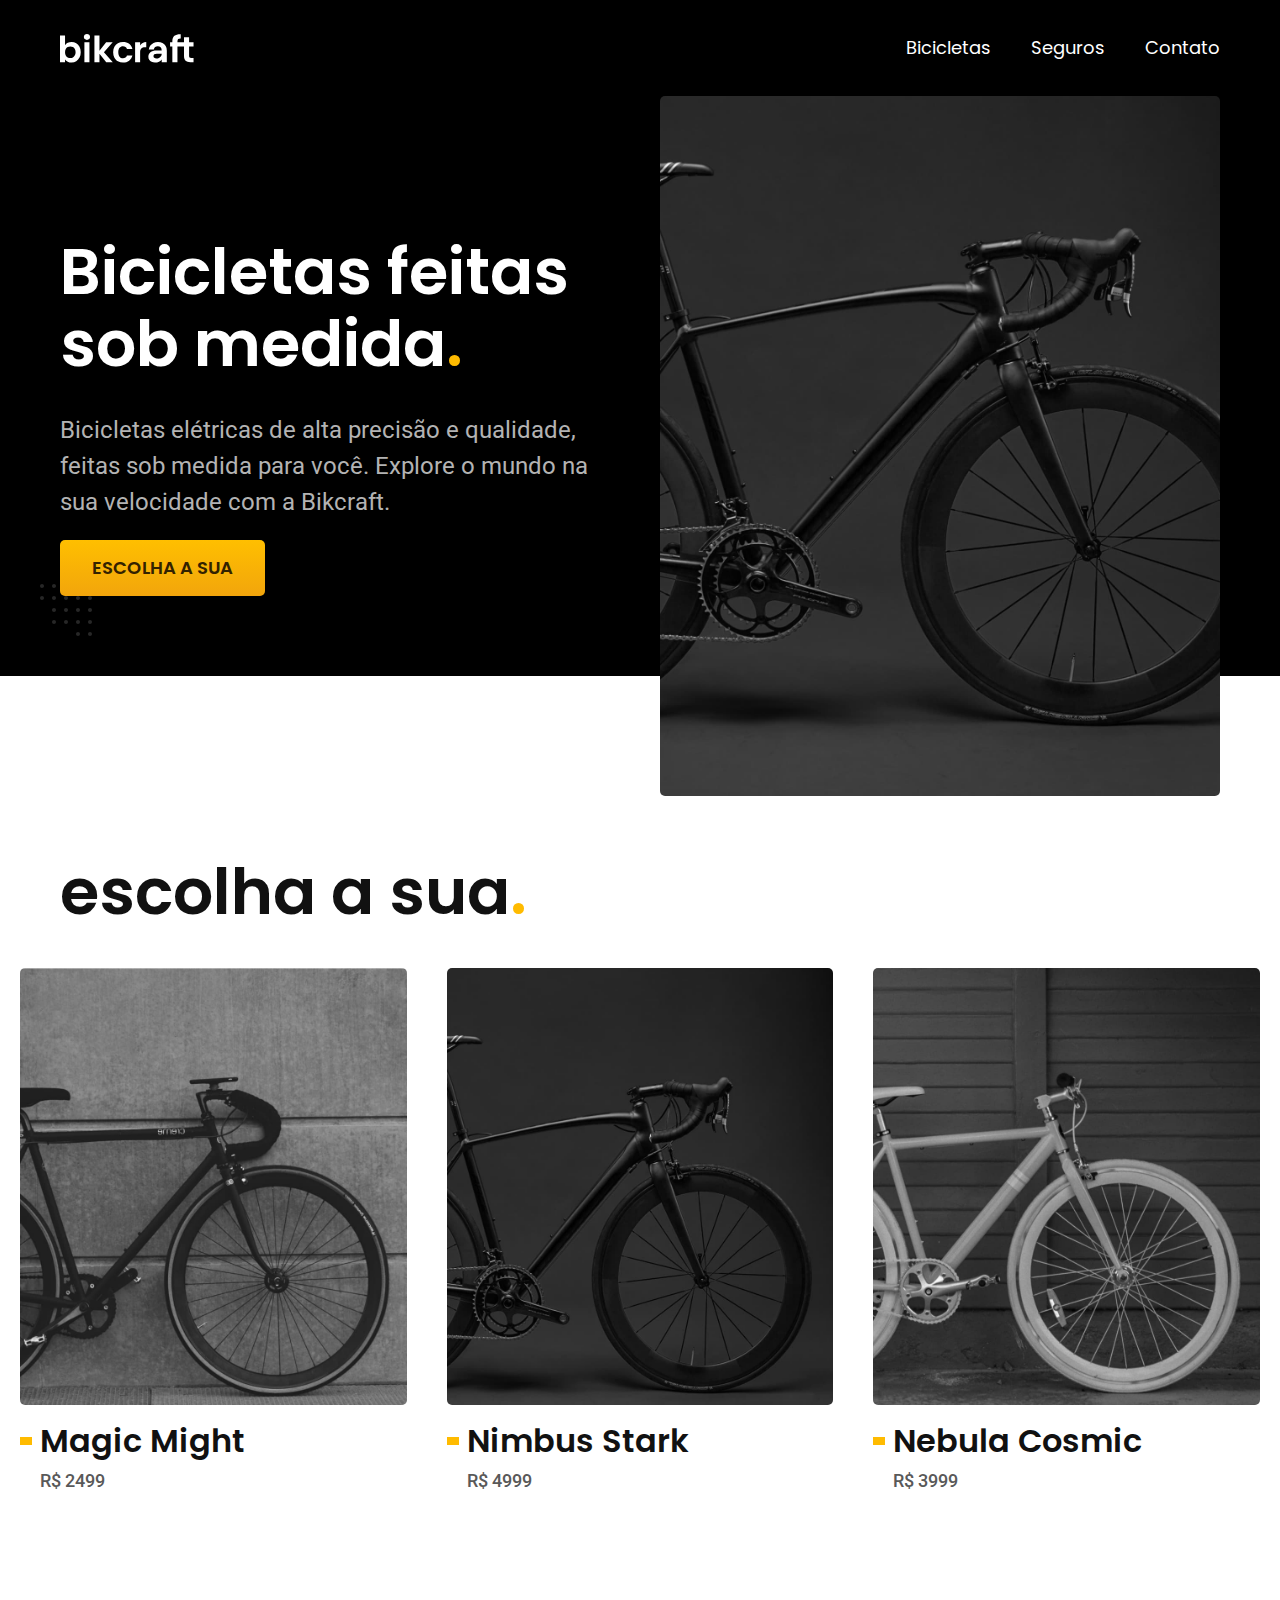
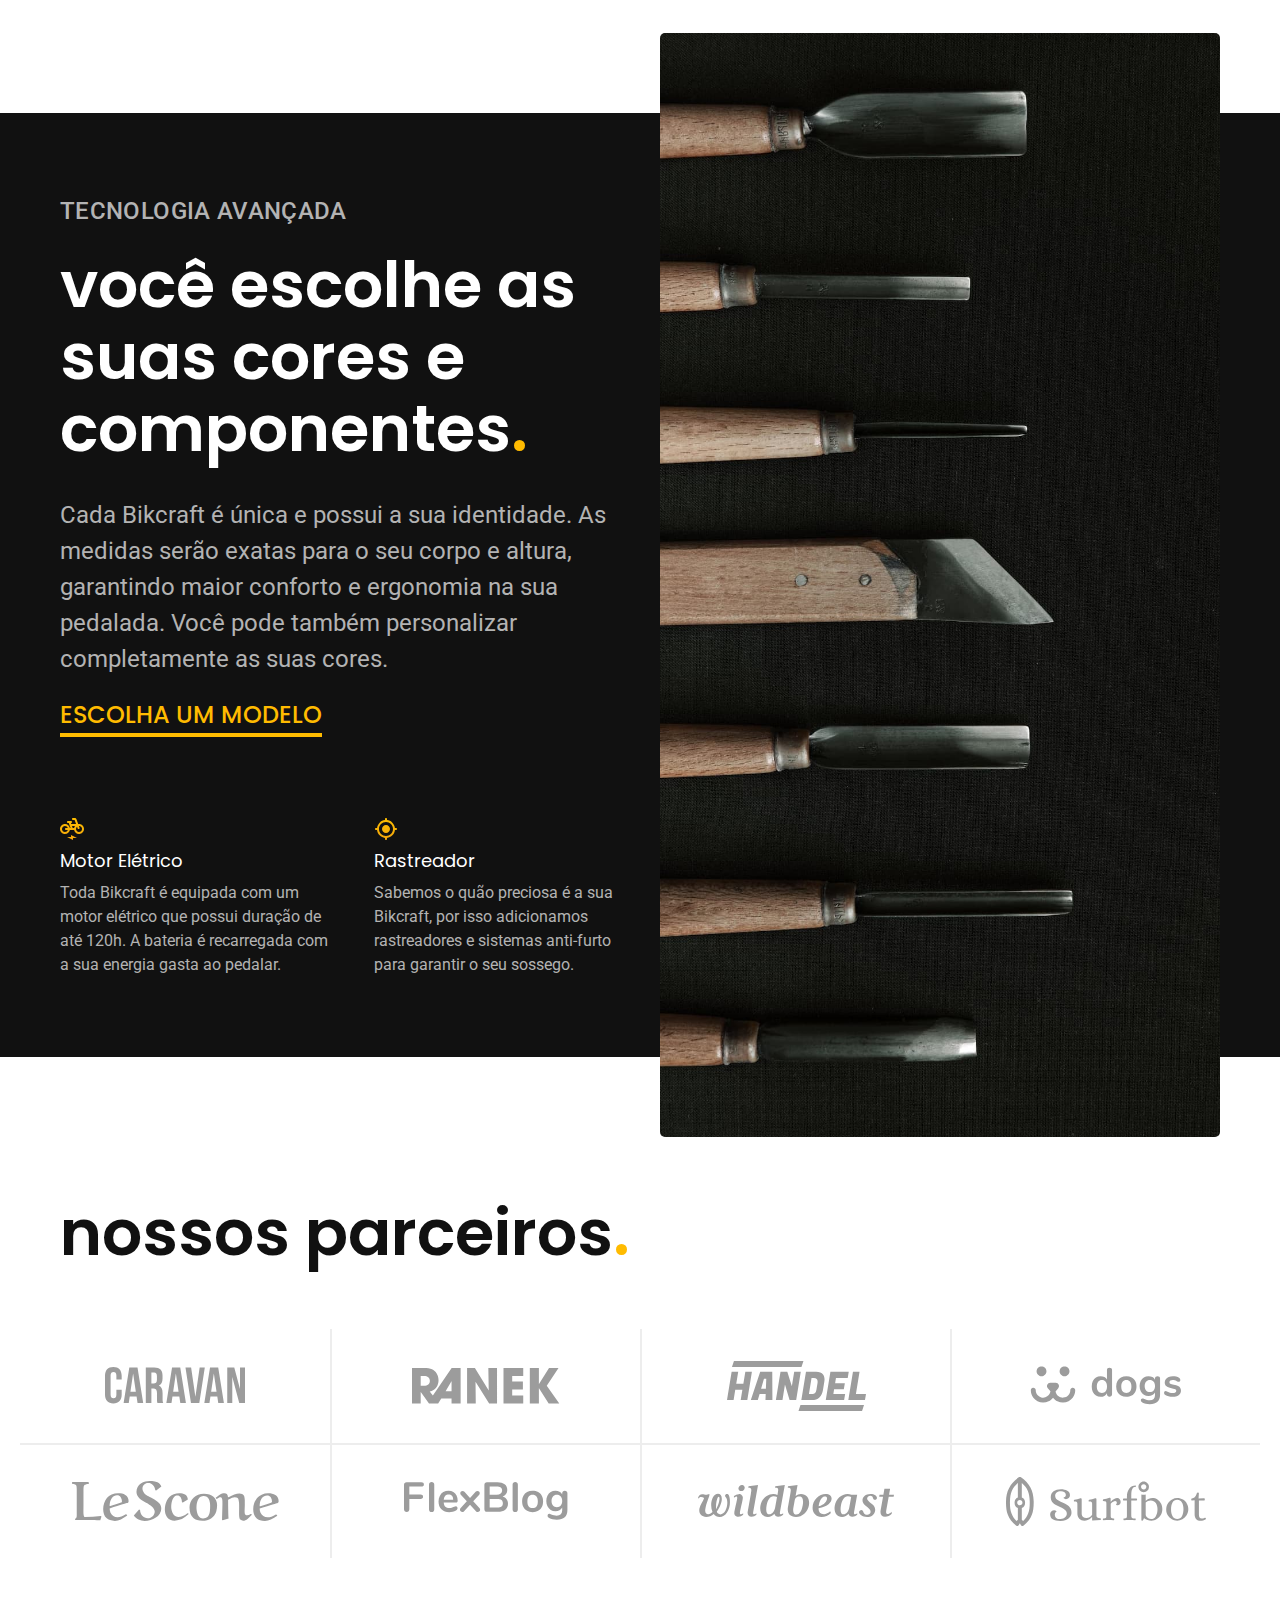
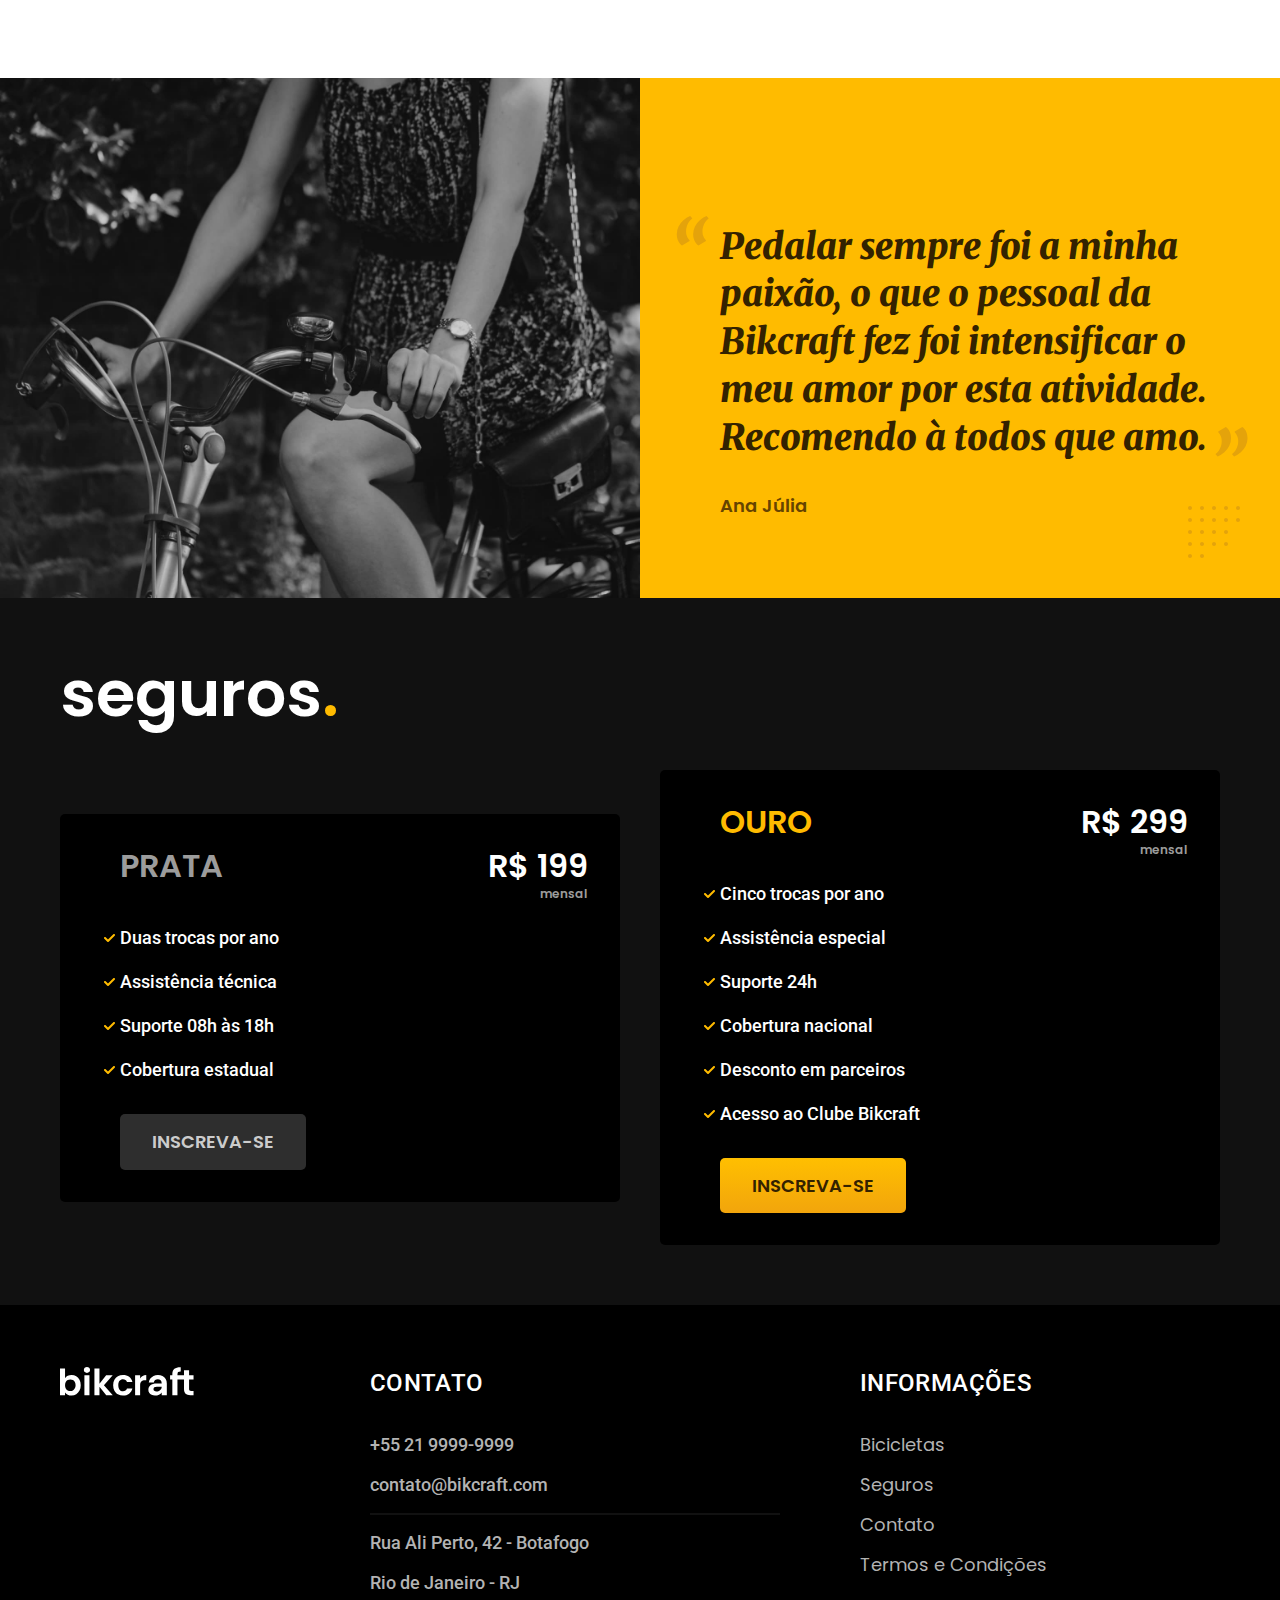
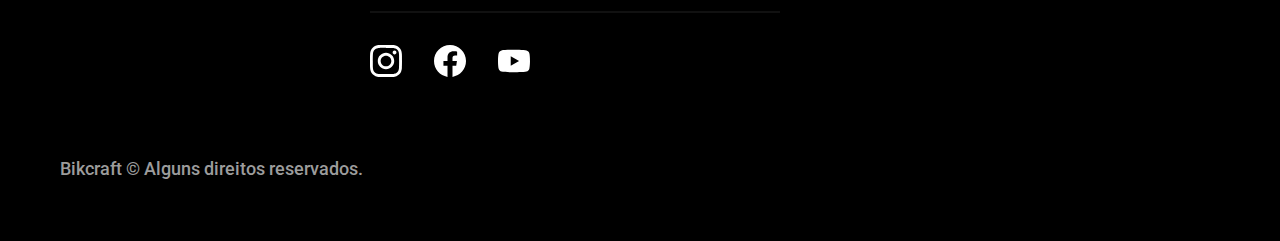
<file: index.html>
<!DOCTYPE html>
<html lang="pt-br">

<head>
  <meta charset="UTF-8">
  <meta name="viewport" content="width=device-width, initial-scale=1.0">

  <title>Bikcraft - Bicicletas Elétricas</title>
  <meta name="description" content="Bicicletas elétricas de alta precisão e qualidade, feitas sob medida para você. Explore o mundo na sua velocidade com a Bikcraft.">

  <link rel="icon" href="./img/favicon.svg" type="image/svg+xml">
  <link rel="preload" href="./css/style.min.css" as="style">
  <link rel="stylesheet" href="./css/style.min.css">

  <link rel="preconnect" href="https://fonts.googleapis.com">
  <link rel="preconnect" href="https://fonts.gstatic.com" crossorigin>
  <link href="https://fonts.googleapis.com/css2?family=Merriweather:ital,wght@1,900&family=Poppins:wght@400;600&family=Roboto:wght@400;500&display=swap" rel="stylesheet">

  <script>document.documentElement.classList.add('js');</script>
</head>

<body>
  <header class="header-bg">
    <div class="container header">
      <a href="./">
        <img src="./img/logo.svg" width="136" height="32" alt="Bikcraft">
      </a>
      <nav aria-label="primaria">
        <ul class="header-menu font-1-m cor-0">
          <li><a href="./bicicletas.html">Bicicletas</a></li>
          <li><a href="./seguros.html">Seguros</a></li>
          <li><a href="./contato.html">Contato</a></li>
        </ul>
      </nav>
    </div>
  </header>

  <main class="introducao-bg">
    <div class="container introducao">
      <div class="introducao-conteudo">
        <h1 class="font-1-xxl cor-0 fadeInLeft" data-anime="200">Bicicletas feitas sob medida<span class="cor-p1">.</span></h1>
        <p class="font-2-l cor-5 fadeInLeft" data-anime="400">Bicicletas elétricas de alta precisão e qualidade, feitas sob medida para você. Explore o mundo na sua velocidade com a Bikcraft.</p>
        <a class="botao fadeInLeft" data-anime="600" href="./bicicletas.html">Escolha a sua</a>
      </div>
      <picture class="fadeInRight" data-anime="800">
        <source media="(max-width: 800px)" srcset="./img/bicicletas/resize/nimbus.jpg">
        <img src="./img/fotos/resize/img-intro.jpg" width="1280" height="1600" alt="Bicicleta elétrica preta.">
      </picture>
    </div>
  </main>

  <article class="bicicletas-lista">
    <h2 class="font-1-xxl cor-11 container fadeInLeft" data-anime="1000">escolha a sua<span class="cor-p1">.</span></h1>

      <ul>
        <li>
          <a href="./bicicletas/magic.html">
            <img src="./img/bicicletas/resize/magic-home.jpg" width="920" height="1040" alt="Bicicleta Magic Might">
            <h3 class="font-1-xl cor-11">Magic Might</h3>
            <span class="font-2-m cor-8">R$ 2499</span>
          </a>
        </li>
        <li>
          <a href="./bicicletas/nimbus.html">
            <img src="./img/bicicletas/resize/nimbus-home.jpg" width="920" height="1040" alt="Bicicleta Nimbus Stark">
            <h3 class="font-1-xl cor-11">Nimbus Stark</h3>
            <span class="font-2-m cor-8">R$ 4999</span>
          </a>
        </li>
        <li>
          <a href="./bicicletas/nebula.html">
            <img src="./img/bicicletas/resize/nebula-home.jpg" width="920" height="1040" alt="Bicicleta Nebula Cosmic">
            <h3 class="font-1-xl cor-11">Nebula Cosmic</h3>
            <span class="font-2-m cor-8">R$ 3999</span>
          </a>
        </li>
  </article>

  <article class="tecnologia-bg">
    <div class="tecnologia container">
      <div class="tecnologia-conteudo">
        <div>
          <span class="tecnologia-avancada font-2-l-b cor-5">Tecnologia Avançada</span>
          <h2 class="font-1-xxl cor-0">você escolhe as suas cores e componentes<span class="cor-p1">.</span></h2>
          <p class="font-2-l cor-5">Cada Bikcraft é única e possui a sua identidade. As medidas serão exatas para o seu corpo e altura, garantindo maior conforto e ergonomia na sua pedalada. Você pode também personalizar completamente as suas cores.</p>
          <a class="link" href="./bicicletas.html">Escolha um Modelo</a>
        </div>
        <div class="tecnologia-vantagens">
          <div>
            <img src="./img/icones/eletrica.svg" width="24" height="24" alt="Elétrico">
            <h3 class="font-1-m cor-0">Motor Elétrico</h3>
            <p class="font-2-s cor-5">Toda Bikcraft é equipada com um motor elétrico que possui duração de até 120h. A bateria é recarregada com a sua energia gasta ao pedalar.</p>
          </div>

          <div>
            <img src="./img/icones/rastreador.svg" width="24" height="24" alt="Rastreador">
            <h3 class="font-1-m cor-0">Rastreador</h3>
            <p class="font-2-s cor-5">Sabemos o quão preciosa é a sua Bikcraft, por isso adicionamos rastreadores e sistemas anti-furto para garantir o seu sossego.</p>
          </div>

        </div>

      </div>
      <div class="tecnologia-imagem">
        <img src="./img/fotos/resize/img-tecnologia.jpg" width="1200" height="1920" alt="Tecnologia">
      </div>
    </div>
  </article>

  <section class="parceiros" aria-label="Nossos Parceiros">
    <h2 class="container font-1-xxl cor-11">nossos parceiros<span class="cor-p1">.</span></h2>

    <ul>
      <li><img src="./img/parceiros/caravan.svg" width="140" height="38" alt="caravan"></li>
      <li><img src="./img/parceiros/ranek.svg" width="148" height="36" alt="ranek"></li>
      <li><img src="./img/parceiros/handel.svg" width="139" height="50" alt="handel"></li>
      <li><img src="./img/parceiros/dogs.svg" width="152" height="39" alt="dogs"></li>
      <li><img src="./img/parceiros/lescone.svg" width="208" height="41" alt="lescone"></li>
      <li><img src="./img/parceiros/flexblog.svg" width="164" height="38" alt="flexblog"></li>
      <li><img src="./img/parceiros/wildbeast.svg" width="196" height="34" alt="wildbeast"></li>
      <li><img src="./img/parceiros/surfbot.svg" width="200" height="49" alt="surfbot"></li>
    </ul>
  </section>

  <section class="depoimento" aria-label="Depoimento">
    <div class="depoimento-imagem">
      <img src="./img/fotos/resize/img-depoimento.jpg" width="1560" height="1360" alt="Mulher em uma bicicleta">
    </div>

    <div class="depoimento-conteudo">
      <blockquote class="cor-p5">
        <p>Pedalar sempre foi a minha paixão, o que o pessoal da Bikcraft fez foi intensificar o meu amor por esta atividade. Recomendo à todos que amo.</p>
      </blockquote>
      <span class="font-1-m-b cor-p4">Ana Júlia</span>
    </div>
  </section>

  <article class="seguros-bg">
    <div class="seguros container">
      <h2 class="font-1-xxl cor-0">seguros<span class="cor-p1">.</span></h2>
      <div class="seguros-item">
        <h3 class="font-1-xl cor-6">PRATA</h3>
        <span class="font-1-xl cor-0">R$ 199 <span class="font-1-xs cor-6">mensal</span></span>
        <ul class="font-2-m cor-0">
          <li>Duas trocas por ano</li>
          <li>Assistência técnica</li>
          <li>Suporte 08h às 18h</li>
          <li>Cobertura estadual</li>
        </ul>
        <a class="botao secundario" href="./orcamento.html?tipo=seguro&produto=prata">Inscreva-se</a>
      </div>

      <div class="seguros-item">
        <h3 class="font-1-xl cor-p1">OURO</h3>
        <span class="font-1-xl cor-0">R$ 299 <span class="font-1-xs cor-6">mensal</span></span>
        <ul class="font-2-m cor-0">
          <li>Cinco trocas por ano</li>
          <li>Assistência especial</li>
          <li>Suporte 24h</li>
          <li>Cobertura nacional</li>
          <li>Desconto em parceiros</li>
          <li>Acesso ao Clube Bikcraft</li>
        </ul>
        <a class="botao" href="./orcamento.html?tipo=seguro&produto=ouro">Inscreva-se</a>
      </div>
    </div>
  </article>

  <footer class="footer-bg">
    <div class="footer container">
      <img src="./img/logo.svg" width="136" height="32" alt="Bikcraft">
      <div class="footer-contato">
        <h3 class="font-2-l-b cor-0">Contato</h3>
        <ul class="font-2-m cor-5">
          <li><a href="tel:+552199999999">+55 21 9999-9999</a></li>
          <li><a href="mailto:contato@bikcraft.com">contato@bikcraft.com</a></li>
          <li>Rua Ali Perto, 42 - Botafogo</li>
          <li>Rio de Janeiro - RJ</li>
        </ul>
        <div class="footer-redes">
          <a href="./">
            <img src="./img/icones/instagram.svg" width="32" height="32" alt="Instagram">
          </a>
          <a href="./">
            <img src="./img/icones/facebook.svg" width="32" height="32" alt="Facebook">
          </a>
          <a href="./">
            <img src="./img/icones/youtube.svg" width="32" height="32" alt="Youtube">
          </a>
        </div>
      </div>

      <div class="footer-informacoes">
        <h3 class="font-2-l-b cor-0">Informações</h3>
        <nav>
          <ul class="font-1-m cor-5">
            <li><a href="./bicicletas.html">Bicicletas</a></li>
            <li><a href="./seguros.html">Seguros</a></li>
            <li><a href="./contato.html">Contato</a></li>
            <li><a href="./termos.html">Termos e Condições</a></li>
          </ul>
        </nav>
      </div>
      <p class="footer-copy font-2-m cor-6">Bikcraft © Alguns direitos reservados.</p>
    </div>
  </footer>

  <script src="./js/plugins/simple-anime.js"></script>
  <script src="./js/script.js"></script>
</body>

</html>
</file>
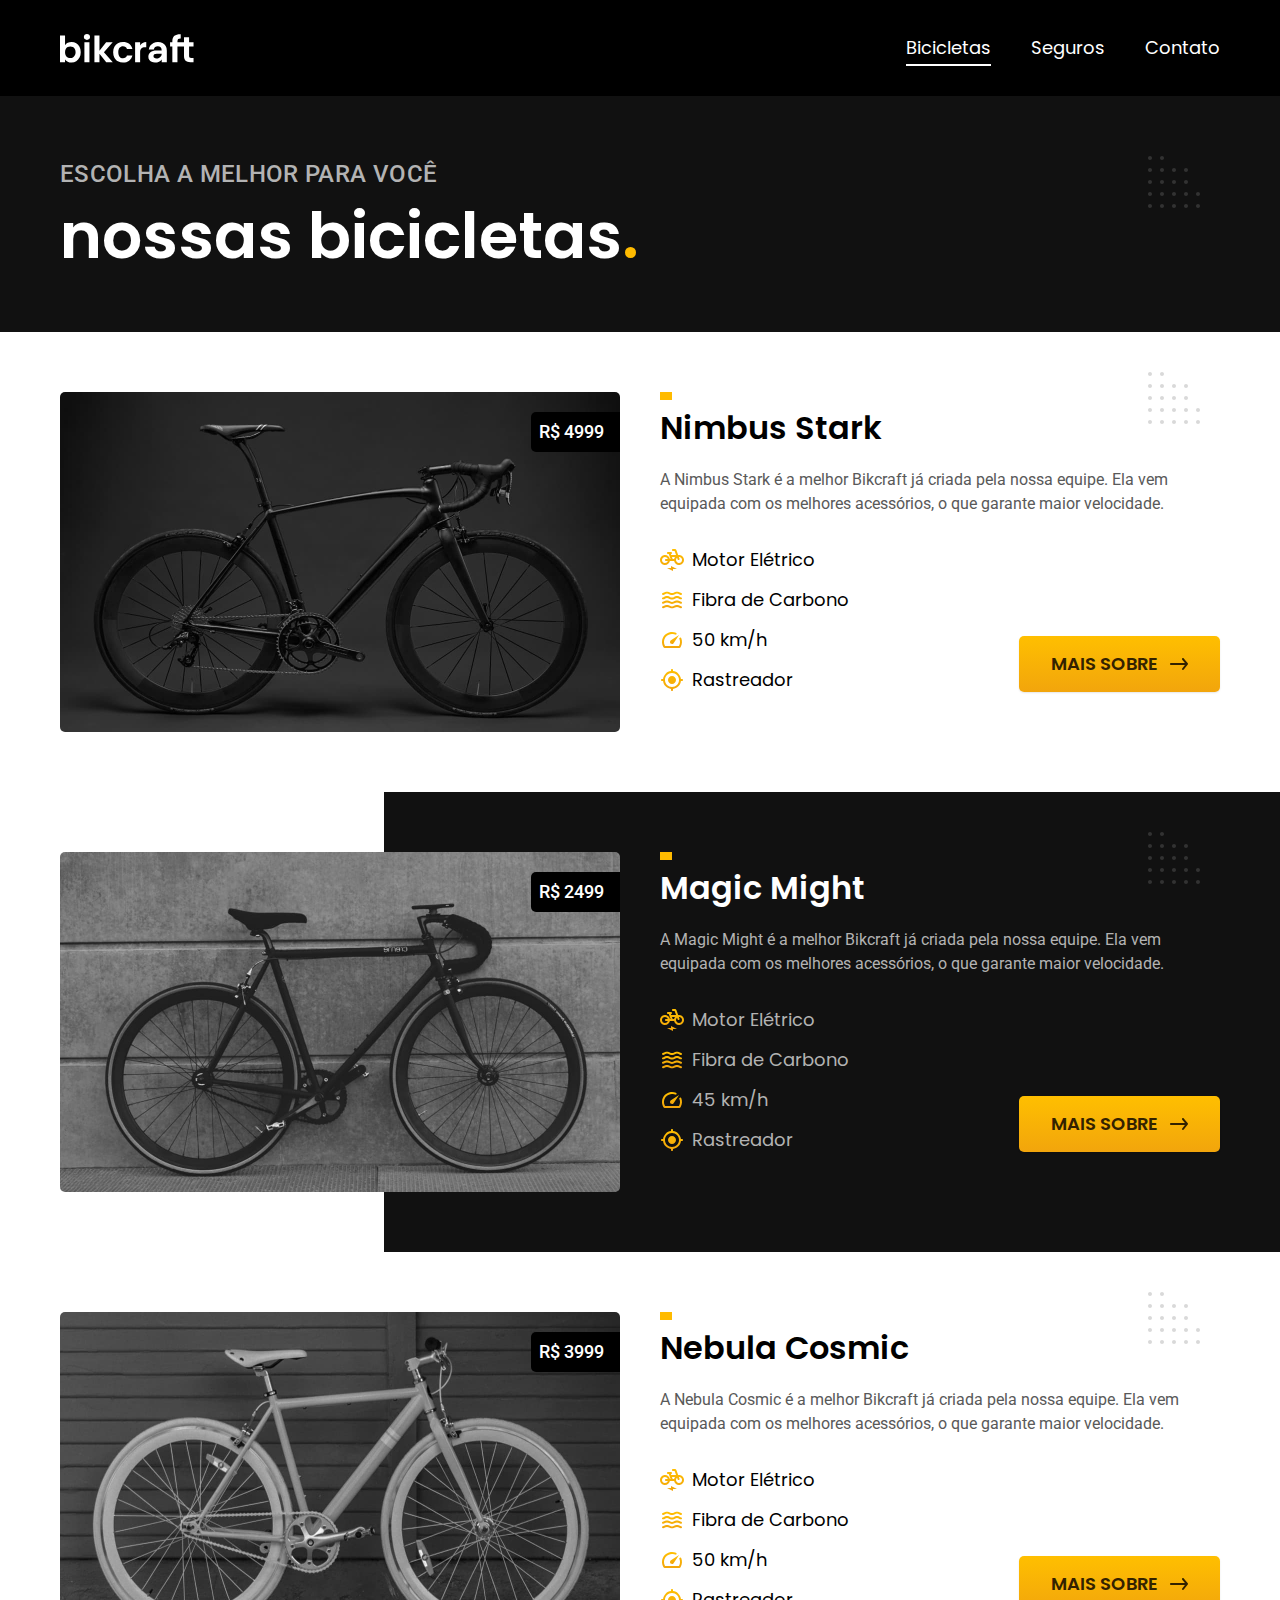
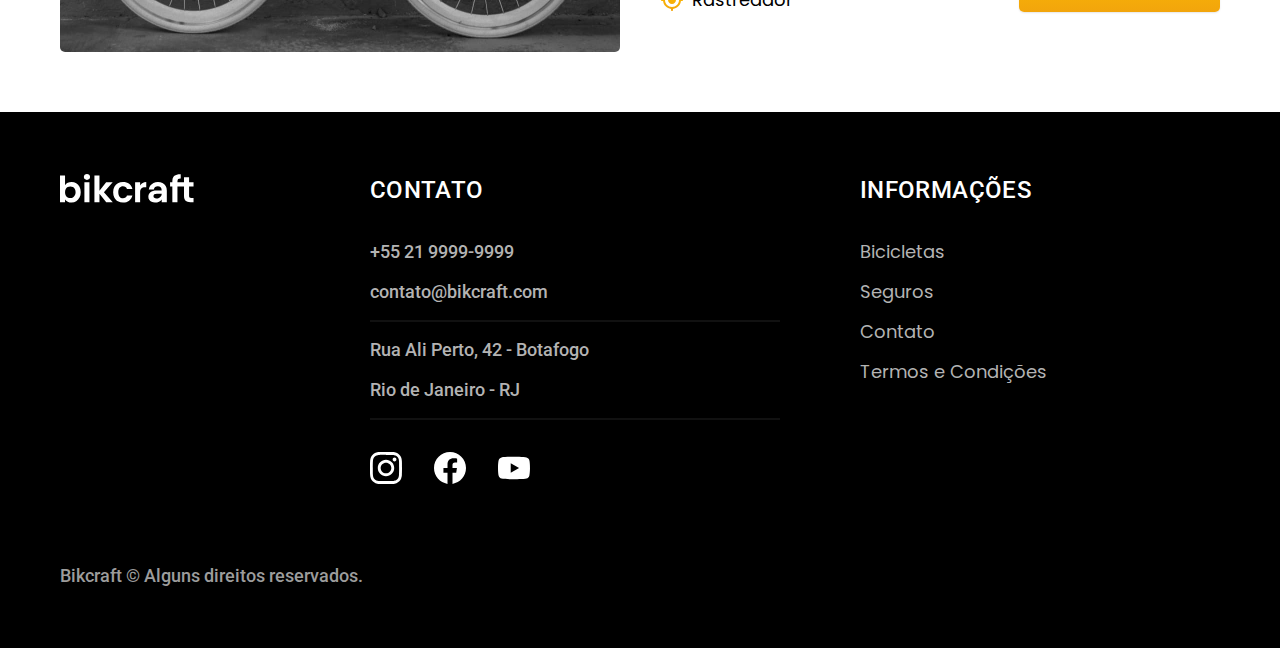
<file: bicicletas.html>
<!DOCTYPE html>
<html lang="pt-br">

<head>
  <meta charset="UTF-8">
  <meta name="viewport" content="width=device-width, initial-scale=1.0">
  <meta name="description" content="Nossas bicicletas.">
  <link rel="icon" href="./img/favicon.svg" type="image/svg+xml">
  <title>Bicicletas | Bikcraft</title>
  <link rel="preload" href="./css/style.min.css" as="style">
  <link rel="stylesheet" href="./css/style.min.css">
  <link rel="preconnect" href="https://fonts.googleapis.com">
  <link rel="preconnect" href="https://fonts.gstatic.com" crossorigin>
  <link href="https://fonts.googleapis.com/css2?family=Merriweather:ital,wght@1,900&family=Poppins:wght@400;600&family=Roboto:wght@400;500&display=swap" rel="stylesheet">
  <script>document.documentElement.classList.add('js');</script>
</head>

<body id="bicicletas">
  <header class="header-bg">
    <div class="container header">
      <a href="./">
        <img src="./img/logo.svg" width="136" height="32" alt="Bikcraft">
      </a>
      <nav aria-label="primaria">
        <ul class="header-menu font-1-m cor-0">
          <li><a href="./bicicletas.html">Bicicletas</a></li>
          <li><a href="./seguros.html">Seguros</a></li>
          <li><a href="./contato.html">Contato</a></li>
        </ul>
      </nav>
    </div>
  </header>
  <main>
    <div class="titulo-bg">
      <div class="titulo container">
        <p class="titulo-termos font-2-l-b cor-5">Escolha a melhor para você</p>
        <h1 class="font-1-xxl cor-0">nossas bicicletas<span class="cor-p1">.</span></h1>
      </div>
    </div>

    <div class="bicicletas container">
      <div class="bicicletas-imagem">
        <img src="./img/bicicletas/resize/nimbus.jpg" width="1120" height="680" alt="Bicicleta preta">
        <span class="font-2-m cor-0">R$ 4999</span>
      </div>
      <div class="bicicletas-conteudo">
        <h2 class="font-1-xl">Nimbus Stark</h2>
        <p class="font-2-s cor-8">A Nimbus Stark é a melhor Bikcraft já criada pela nossa equipe. Ela vem equipada com os melhores acessórios, o que garante maior velocidade.</p>
        <ul class="font-1-m">
          <li>
            <img src="./img/icones/eletrica.svg" width="24" height="24" alt="">
            Motor Elétrico
          </li>
          <li>
            <img src="./img/icones/carbono.svg" width="24" height="24" alt="">
            Fibra de Carbono
          </li>
          <li>
            <img src="./img/icones/velocidade.svg" width="24" height="24" alt="">
            50 km/h
          </li>
          <li>
            <img src="./img/icones/rastreador.svg" width="24" height="24" alt="">
            Rastreador
          </li>
        </ul>
        <a class="botao seta" href="./bicicletas/nimbus.html">Mais Sobre</a>
      </div>
    </div>

    <div class="bicicletas-bg">
      <div class="bicicletas container">
        <div class="bicicletas-imagem">
          <img src="./img/bicicletas/resize/magic.jpg" width="1120" height="680" alt="Bicicleta preta">
          <span class="font-2-m cor-0">R$ 2499</span>
        </div>
        <div class="bicicletas-conteudo">
          <h2 class="font-1-xl cor-0">Magic Might</h2>
          <p class="font-2-s cor-5">A Magic Might é a melhor Bikcraft já criada pela nossa equipe. Ela vem equipada com os melhores acessórios, o que garante maior velocidade.</p>
          <ul class="font-1-m cor-5">
            <li>
              <img src="./img/icones/eletrica.svg" width="24" height="24" alt="">
              Motor Elétrico
            </li>
            <li>
              <img src="./img/icones/carbono.svg" width="24" height="24" alt="">
              Fibra de Carbono
            </li>
            <li>
              <img src="./img/icones/velocidade.svg" width="24" height="24" alt="">
              45 km/h
            </li>
            <li>
              <img src="./img/icones/rastreador.svg" width="24" height="24" alt="">
              Rastreador
            </li>
          </ul>
          <a class="botao seta" href="./bicicletas/magic.html">Mais Sobre</a>
        </div>
      </div>
    </div>

    <div class="bicicletas container">
      <div class="bicicletas-imagem">
        <img src="./img/bicicletas/resize/nebula.jpg" width="1120" height="680" alt="Bicicleta branca">
        <span class="font-2-m cor-0">R$ 3999</span>
      </div>
      <div class="bicicletas-conteudo">
        <h2 class="font-1-xl">Nebula Cosmic</h2>
        <p class="font-2-s cor-8">A Nebula Cosmic é a melhor Bikcraft já criada pela nossa equipe. Ela vem equipada com os melhores acessórios, o que garante maior velocidade.</p>
        <ul class="font-1-m">
          <li>
            <img src="./img/icones/eletrica.svg" width="24" height="24" alt="">
            Motor Elétrico
          </li>
          <li>
            <img src="./img/icones/carbono.svg" width="24" height="24" alt="">
            Fibra de Carbono
          </li>
          <li>
            <img src="./img/icones/velocidade.svg" width="24" height="24" alt="">
            50 km/h
          </li>
          <li>
            <img src="./img/icones/rastreador.svg" width="24" height="24" alt="">
            Rastreador
          </li>
        </ul>
        <a class="botao seta" href="./bicicletas/nebula.html">Mais Sobre</a>
      </div>
    </div>

  </main>

  <footer class="footer-bg">
    <div class="footer container">
      <img src="./img/logo.svg" width="136" height="32" alt="Bikcraft">
      <div class="footer-contato">
        <h3 class="font-2-l-b cor-0">Contato</h3>
        <ul class="font-2-m cor-5">
          <li><a href="tel:+552199999999">+55 21 9999-9999</a></li>
          <li><a href="mailto:contato@bikcraft.com">contato@bikcraft.com</a></li>
          <li>Rua Ali Perto, 42 - Botafogo</li>
          <li>Rio de Janeiro - RJ</li>
        </ul>
        <div class="footer-redes">
          <a href="./">
            <img src="./img/icones/instagram.svg" width="32" height="32" alt="Instagram">
          </a>
          <a href="./">
            <img src="./img/icones/facebook.svg" width="32" height="32" alt="Facebook">
          </a>
          <a href="./">
            <img src="./img/icones/youtube.svg" width="32" height="32" alt="Youtube">
          </a>
        </div>
      </div>

      <div class="footer-informacoes">
        <h3 class="font-2-l-b cor-0">Informações</h3>
        <nav>
          <ul class="font-1-m cor-5">
            <li><a href="./bicicletas.html">Bicicletas</a></li>
            <li><a href="./seguros.html">Seguros</a></li>
            <li><a href="./contato.html">Contato</a></li>
            <li><a href="./termos.html">Termos e Condições</a></li>
          </ul>
        </nav>
      </div>
      <p class="footer-copy font-2-m cor-6">Bikcraft © Alguns direitos reservados.</p>
    </div>
  </footer>

  <script src="./js/script.js"></script>
</body>

</html>
</file>
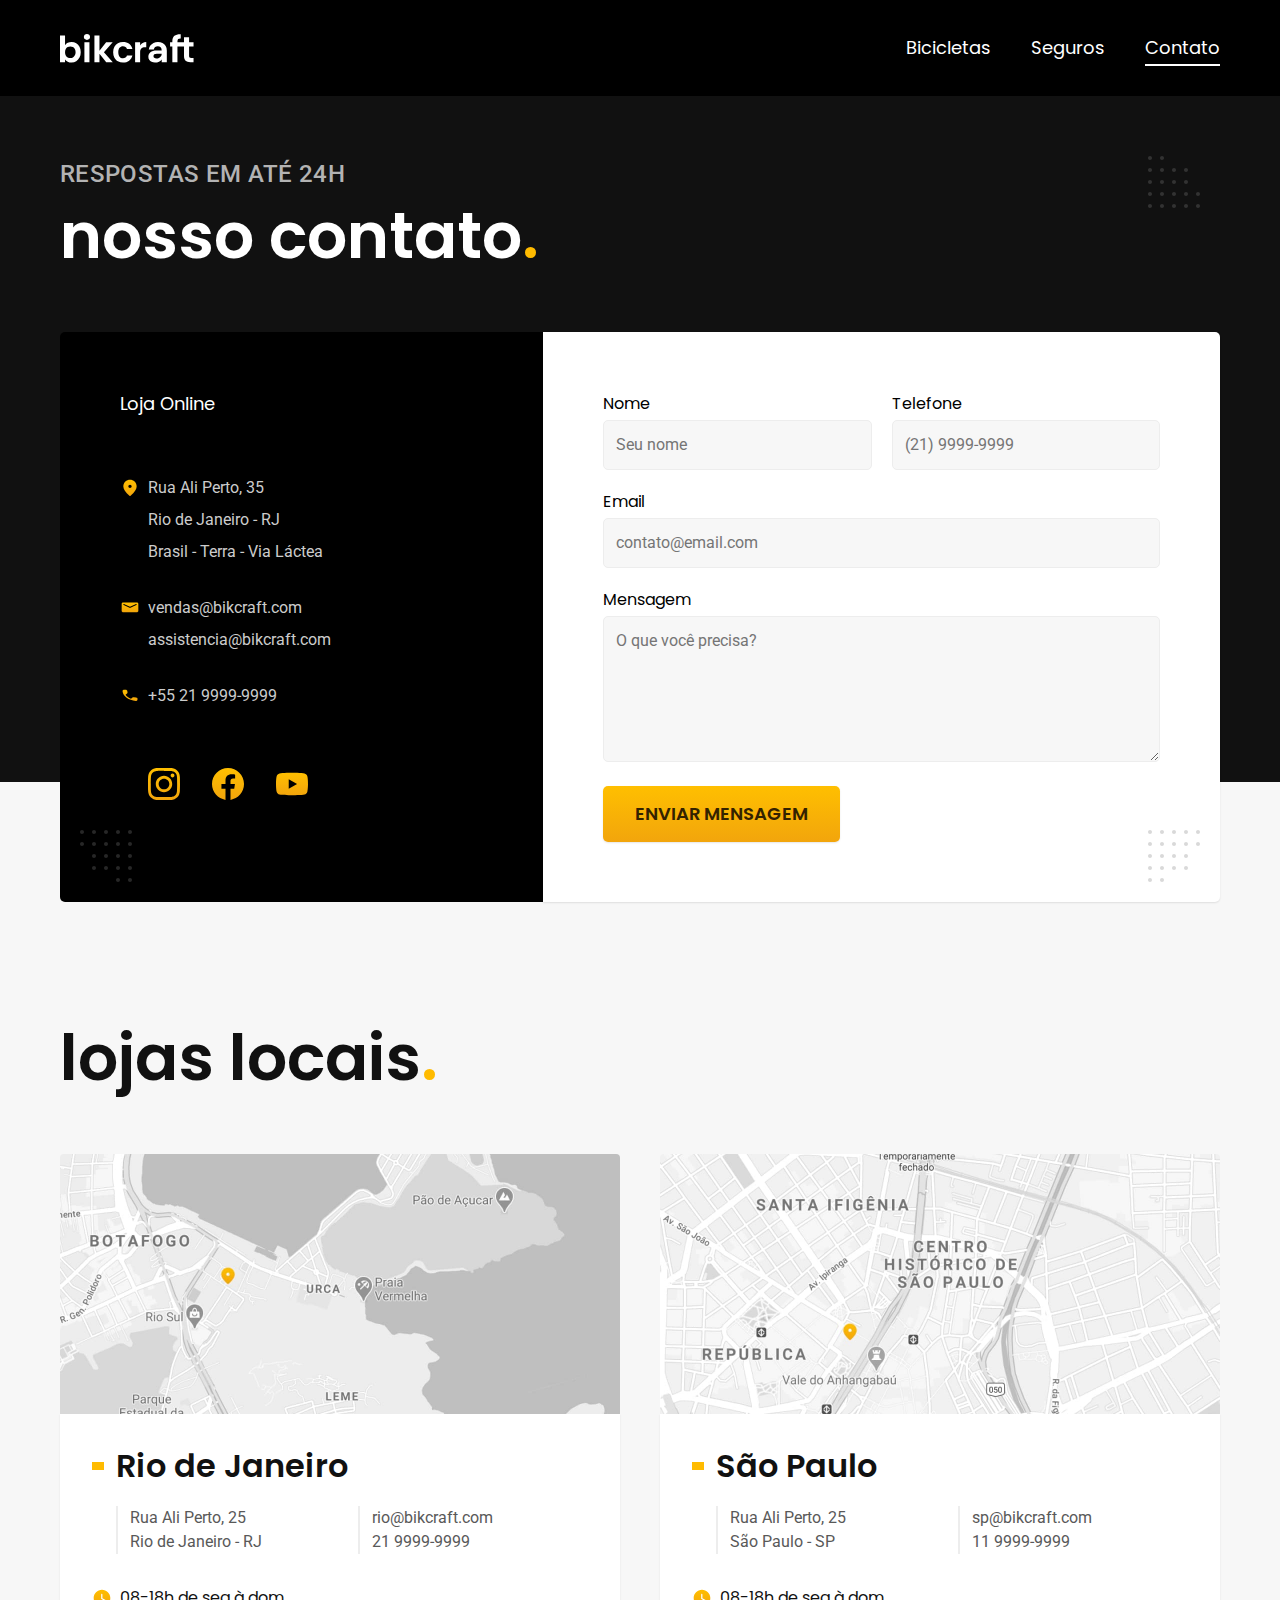
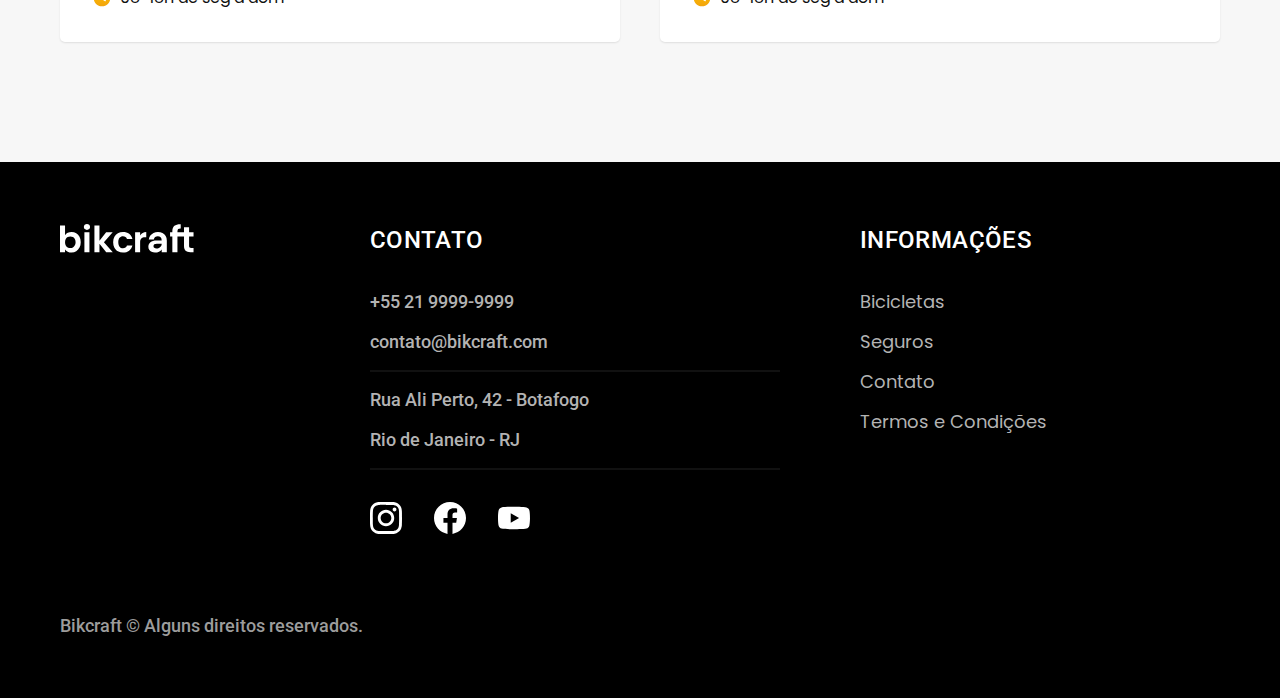
<file: contato.html>
<!DOCTYPE html>
<html lang="pt-br">

<head>
  <meta charset="UTF-8">
  <meta name="viewport" content="width=device-width, initial-scale=1.0">
  <meta name="description" content="Contato.">
  <link rel="icon" href="./img/favicon.svg" type="image/svg+xml">
  <title>Contato | Bikcraft</title>
  <link rel="preload" href="./css/style.min.css" as="style">
  <link rel="stylesheet" href="./css/style.min.css">
  <link rel="preconnect" href="https://fonts.googleapis.com">
  <link rel="preconnect" href="https://fonts.gstatic.com" crossorigin>
  <link href="https://fonts.googleapis.com/css2?family=Merriweather:ital,wght@1,900&family=Poppins:wght@400;600&family=Roboto:wght@400;500&display=swap" rel="stylesheet">
  <script>document.documentElement.classList.add('js');</script>
</head>

<body id="contato">
  <header class="header-bg">
    <div class="container header">
      <a href="./">
        <img src="./img/logo.svg" width="136" height="32" alt="Bikcraft">
      </a>
      <nav aria-label="primaria">
        <ul class="header-menu font-1-m cor-0">
          <li><a href="./bicicletas.html">Bicicletas</a></li>
          <li><a href="./seguros.html">Seguros</a></li>
          <li><a href="./contato.html">Contato</a></li>
        </ul>
      </nav>
    </div>
  </header>
  <main>
    <div class="titulo-bg">
      <div class="titulo container">
        <p class="titulo-termos font-2-l-b cor-5">Respostas em até 24h</p>
        <h1 class="font-1-xxl cor-0">nosso contato<span class="cor-p1">.</span></h1>
      </div>
    </div>

    <div class="contato-bg">
      <div class="contato container">
        <section class="contato-conteudo" aria-label="Endereço">
          <h2 class="font-1-m cor-0">Loja Online</h2>
          <ul class="font-2-s cor-4">
            <li>
              <img src="./img/icones/local.svg" width="20" height="20" alt="">
              Rua Ali Perto, 35
            </li>
            <li>Rio de Janeiro - RJ</li>
            <li>Brasil - Terra - Via Láctea</li>
            <li>
              <img src="./img/icones/email.svg" width="20" height="15" alt="">
              <a href="mailto:vendas@bikcraft.com">vendas@bikcraft.com</a>
            </li>
            <li><a href="mailto:assistencia@bikcraft.com">assistencia@bikcraft.com</a></li>
            <li>
              <img src="./img/icones/telefone.svg" width="20" height="15" alt="">
              <a href="tel:+552199999999">+55 21 9999-9999</a>
            </li>
          </ul>

          <div class="contato-redes">
            <a href="./">
              <img src="./img/icones/instagram-p.svg" width="32" height="32" alt="Instagram">
            </a>
            <a href="./">
              <img src="./img/icones/facebook-p.svg" width="32" height="32" alt="Facebook">
            </a>
            <a href="./">
              <img src="./img/icones/youtube-p.svg" width="32" height="32" alt="Youtube">
            </a>
          </div>
        </section>

        <section class="contato-formulario" aria-label="Formulário">
          <form class="form" action="./contato.html">
            <div>
              <label for="nome">Nome</label>
              <input type="text" id="nome" name="nome" placeholder="Seu nome">
            </div>
            <div>
              <label for="telefone">Telefone</label>
              <input type="text" id="telefone" name="telefone" placeholder="(21) 9999-9999">
            </div>
            <div class="col-2">
              <label for="email">Email</label>
              <input type="email" id="email" name="email" placeholder="contato@email.com">
            </div>
            <div class="col-2">
              <label for="mensagem">Mensagem</label>
              <textarea name="mensagem" id="mensagem" rows="5" placeholder="O que você precisa?"></textarea>
            </div>
            <button class="botao col-2">Enviar Mensagem</button>
          </form>
        </section>
      </div>
    </div>
  </main>

  <article class="lojas container">
    <h2 class="font-1-xxl cor-11">lojas locais<span class="cor-p1">.</span></h2>
    <div class="lojas-item">
      <img src="./img/lojas/resize/rio.jpg" width="1120" height="520" alt="Mapa localização Rio de Janeiro.">
      <div class="lojas-conteudo">
        <h3 class="font-1-xl cor-11">Rio de Janeiro</h3>
        <div class="lojas-dados">
          <div class="lojas-endereco font-2-s cor-8">
            <p>Rua Ali Perto, 25</p>
            <p>Rio de Janeiro - RJ</p>
          </div>
          <div class="lojas-contato font-2-s cor-8">
            <a href="mailto:rio@bikcraft.com">rio@bikcraft.com</a>
            <a href="tel:+552199999999">21 9999-9999</a>
          </div>
        </div>
        <p class="font-1-s cor-11"><img src="./img/icones/horario.svg" width="20" height="20" alt=""> 08-18h de seg à dom</p>
      </div>
    </div>

    <div class="lojas-item">
      <img src="./img/lojas/resize/sp.jpg" width="1120" height="520" alt="Mapa localização São Paulo.">
      <div class="lojas-conteudo">
        <h3 class="font-1-xl cor-11">São Paulo</h3>
        <div class="lojas-dados">
          <div class="lojas-endereco font-2-s cor-8">
            <p>Rua Ali Perto, 25</p>
            <p>São Paulo - SP</p>
          </div>
          <div class="lojas-contato font-2-s cor-8">
            <a href="mailto:sp@bikcraft.com">sp@bikcraft.com</a>
            <a href="tel:+551199999999">11 9999-9999</a>
          </div>
        </div>
        <p class="font-1-s cor-11"><img src="./img/icones/horario.svg" width="20" height="20" alt="">08-18h de seg à dom</p>
      </div>
    </div>
  </article>

  <footer class="footer-bg">
    <div class="footer container">
      <img src="./img/logo.svg" width="136" height="32" alt="Bikcraft">
      <div class="footer-contato">
        <h3 class="font-2-l-b cor-0">Contato</h3>
        <ul class="font-2-m cor-5">
          <li><a href="tel:+552199999999">+55 21 9999-9999</a></li>
          <li><a href="mailto:contato@bikcraft.com">contato@bikcraft.com</a></li>
          <li>Rua Ali Perto, 42 - Botafogo</li>
          <li>Rio de Janeiro - RJ</li>
        </ul>
        <div class="footer-redes">
          <a href="./">
            <img src="./img/icones/instagram.svg" width="32" height="32" alt="Instagram">
          </a>
          <a href="./">
            <img src="./img/icones/facebook.svg" width="32" height="32" alt="Facebook">
          </a>
          <a href="./">
            <img src="./img/icones/youtube.svg" width="32" height="32" alt="Youtube">
          </a>
        </div>
      </div>

      <div class="footer-informacoes">
        <h3 class="font-2-l-b cor-0">Informações</h3>
        <nav>
          <ul class="font-1-m cor-5">
            <li><a href="./bicicletas.html">Bicicletas</a></li>
            <li><a href="./seguros.html">Seguros</a></li>
            <li><a href="./contato.html">Contato</a></li>
            <li><a href="./termos.html">Termos e Condições</a></li>
          </ul>
        </nav>
      </div>
      <p class="footer-copy font-2-m cor-6">Bikcraft © Alguns direitos reservados.</p>
    </div>
  </footer>

  <script src="./js/script.js"></script>
</body>

</html>
</file>
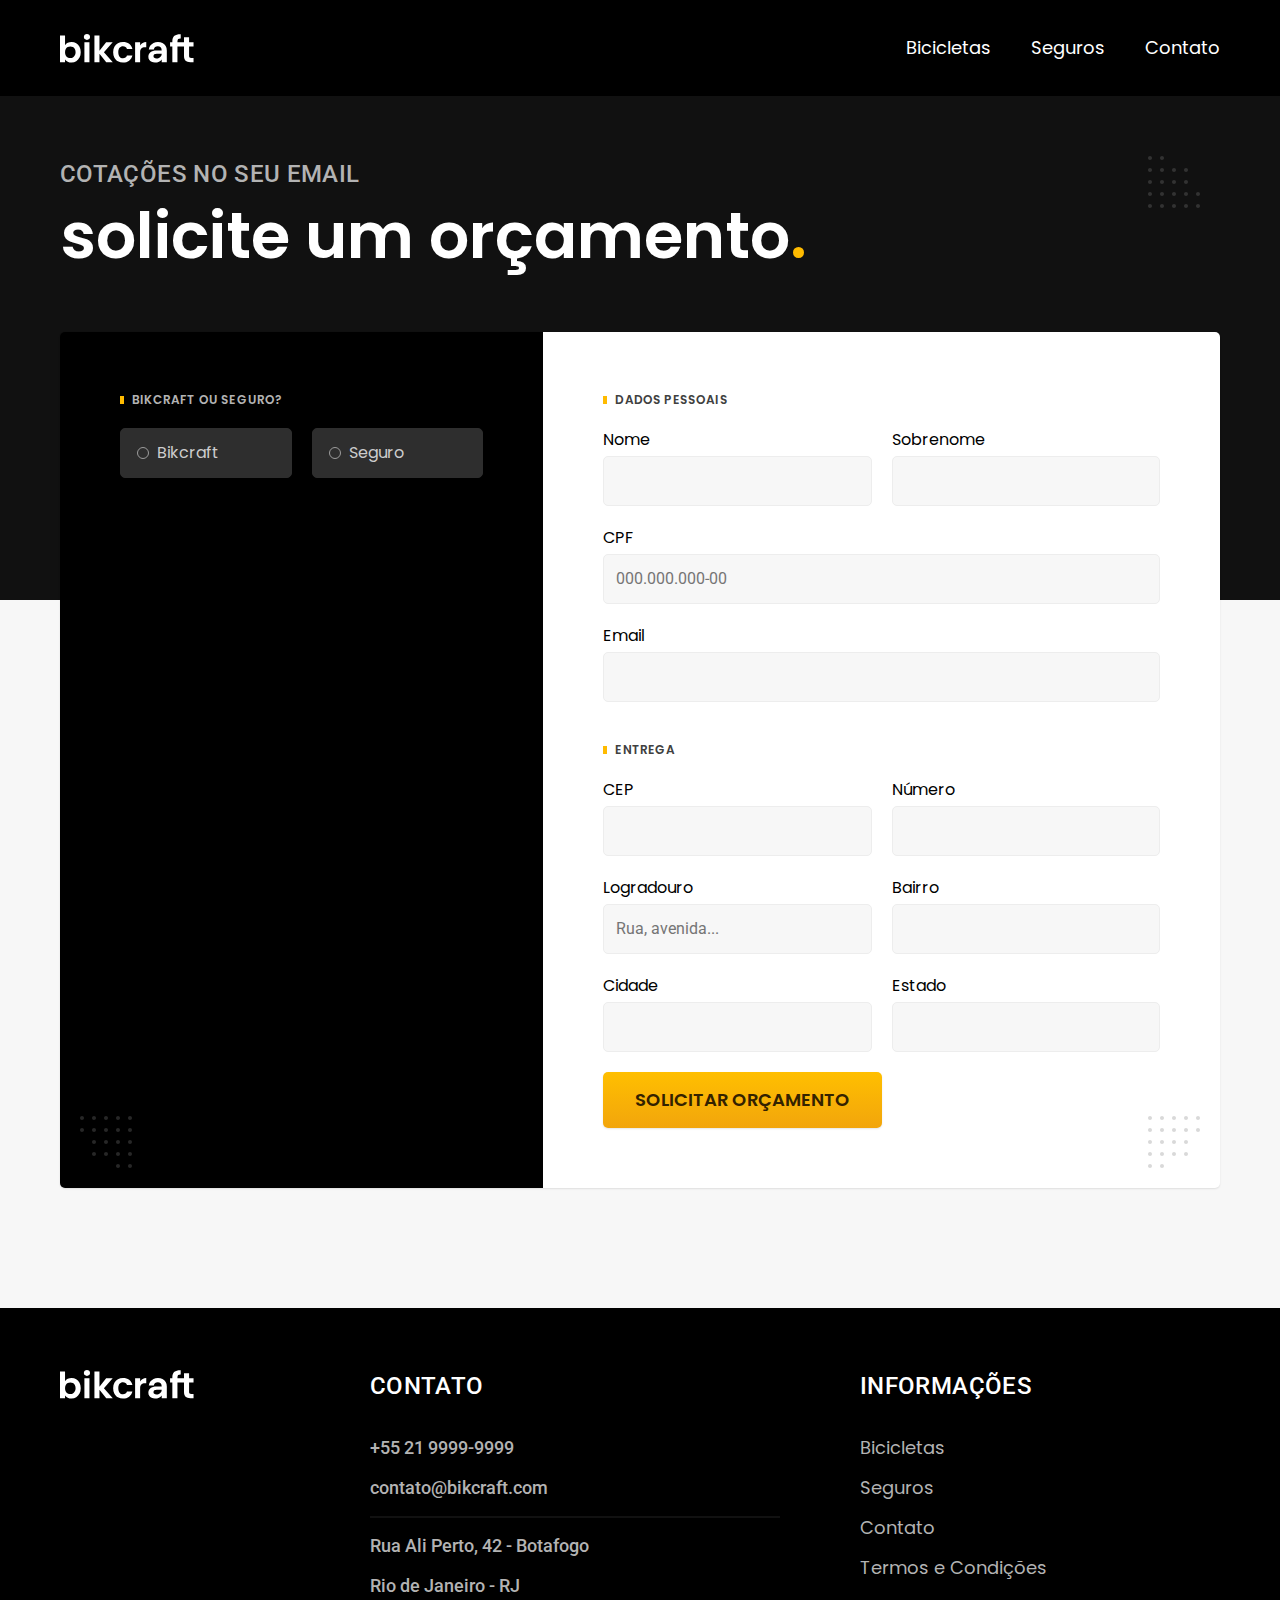
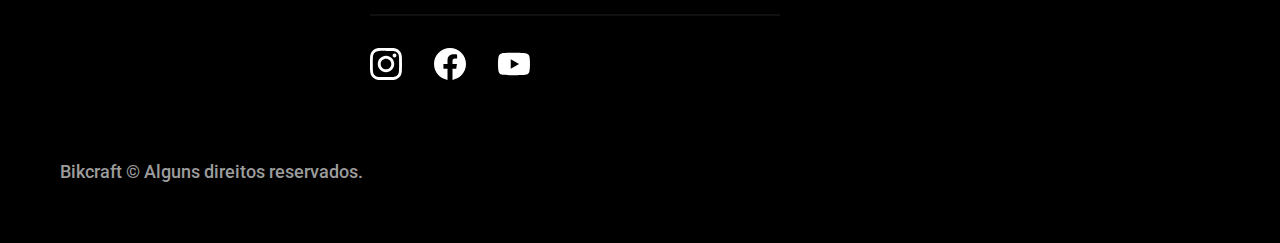
<file: orcamento.html>
<!DOCTYPE html>
<html lang="pt-br">

<head>
  <meta charset="UTF-8">
  <meta name="viewport" content="width=device-width, initial-scale=1.0">
  <meta name="description" content="Orçamento.">
  <link rel="icon" href="./img/favicon.svg" type="image/svg+xml">
  <title>Orçamento | Bikcraft</title>
  <link rel="preload" href="./css/style.min.css" as="style">
  <link rel="stylesheet" href="./css/style.min.css">
  <link rel="preconnect" href="https://fonts.googleapis.com">
  <link rel="preconnect" href="https://fonts.gstatic.com" crossorigin>
  <link href="https://fonts.googleapis.com/css2?family=Merriweather:ital,wght@1,900&family=Poppins:wght@400;600&family=Roboto:wght@400;500&display=swap" rel="stylesheet">
  <script>document.documentElement.classList.add('js');</script>
</head>

<body id="orcamento">
  <header class="header-bg">
    <div class="container header">
      <a href="./">
        <img src="./img/logo.svg" width="136" height="32" alt="Bikcraft">
      </a>
      <nav aria-label="primaria">
        <ul class="header-menu font-1-m cor-0">
          <li><a href="./bicicletas.html">Bicicletas</a></li>
          <li><a href="./seguros.html">Seguros</a></li>
          <li><a href="./contato.html">Contato</a></li>
        </ul>
      </nav>
    </div>
  </header>
  <main>
    <div class="titulo-bg">
      <div class="titulo container">
        <p class="titulo-termos font-2-l-b cor-5">cotações no seu email</p>
        <h1 class="font-1-xxl cor-0">solicite um orçamento<span class="cor-p1">.</span></h1>
      </div>
    </div>

    <form class="orcamento container" action="./orcamento.html">
      <div class="orcamento-produto">
        <h2 class="font-1-xs cor-5">Bikcraft ou Seguro?</h2>

        <input type="radio" name="tipo" value="bikcraft" id="bikcraft">
        <label for="bikcraft">Bikcraft</label>

        <input type="radio" name="tipo" value="seguro" id="seguro">
        <label for="seguro">Seguro</label>

        <!-- uma div pra cada caso selecionado -->
        <div class="orcamento-conteudo" id="orcamento-bikcraft">
          <h2 class="font-1-xs cor-5">Escolha a sua</h2>

          <input type="radio" name="produto" value="nimbus" id="nimbus">
          <label for="nimbus">Nimbus Stark <span>R$ 4999</span></label>
          <div class="orcamento-detalhes">
            <ul class="font-1-xs cor-8">
              <li><img src="./img/icones/eletrica.svg" width="16" height="16" alt="">Motor Elétrico</li>
              <li><img src="./img/icones/carbono.svg" width="16" height="16" alt="">Fibra de Carbono</li>
              <li><img src="./img/icones/velocidade.svg" width="16" height="16" alt="">50 km/h</li>
              <li><img src="./img/icones/rastreador.svg" width="16" height="16" alt="">Rastreador</li>
            </ul>
            <img src="./img/bicicletas/nimbus.jpg" width="1120" height="680" alt="Bicicleta Preta">
          </div>

          <input type="radio" name="produto" value="magic" id="magic">
          <label for="magic">Magic Might <span>R$ 2499</span></label>
          <div class="orcamento-detalhes">
            <ul class="font-1-xs cor-8">
              <li><img src="./img/icones/eletrica.svg" width="16" height="16" alt="">Motor Elétrico</li>
              <li><img src="./img/icones/carbono.svg" width="16" height="16" alt="">Fibra de Carbono</li>
              <li><img src="./img/icones/velocidade.svg" width="16" height="16" alt="">40 km/h</li>
              <li><img src="./img/icones/rastreador.svg" width="16" height="16" alt="">Rastreador</li>
            </ul>
            <img src="./img/bicicletas/magic.jpg" width="1120" height="680" alt="Bicicleta Preta">
          </div>

          <input type="radio" name="produto" value="nebula" id="nebula">
          <label for="nebula">Nebula Cosmic <span>R$ 3999</span></label>
          <div class="orcamento-detalhes">
            <ul class="font-1-xs cor-8">
              <li><img src="./img/icones/eletrica.svg" width="16" height="16" alt="">Motor Elétrico</li>
              <li><img src="./img/icones/carbono.svg" width="16" height="16" alt="">Fibra de Carbono</li>
              <li><img src="./img/icones/velocidade.svg" width="16" height="16" alt="">45 km/h</li>
              <li><img src="./img/icones/rastreador.svg" width="16" height="16" alt="">Rastreador</li>
            </ul>
            <img src="./img/bicicletas/nebula.jpg" width="1120" height="680" alt="Bicicleta Branca">
          </div>

        </div>

        <div class="orcamento-conteudo" id="orcamento-seguro">
          <h2 class="font-1-xs cor-5">Escolha o plano</h2>

          <input type="radio" name="produto" value="prata" id="prata">
          <label for="prata">Prata <span>R$ 199</span></label>

          <input type="radio" name="produto" value="ouro" id="ouro">
          <label for="ouro">Ouro <span>R$ 299</span></label>

        </div>

      </div>
      <div class="orcamento-dados form">
        <h2 class="font-1-xs cor-9 col-2">Dados Pessoais</h2>
        <div>
          <label for="nome">Nome</label>
          <input type="text" id="nome" name="nome">
        </div>
        <div>
          <label for="sobrenome">Sobrenome</label>
          <input type="text" id="sobrenome" name="sobrenome">
        </div>
        <div class="col-2">
          <label for="cpf">CPF</label>
          <input type="text" id="cpf" name="cpf" placeholder="000.000.000-00">
        </div>
        <div class="col-2">
          <label for="email">Email</label>
          <input type="email" id="email" name="email">
        </div>

        <h2 class="font-1-xs cor-9 col-2">Entrega</h2>
        <div>
          <label for="cep">CEP</label>
          <input type="text" id="cep" name="cep">
        </div>
        <div>
          <label for="numero">Número</label>
          <input type="text" id="numero" name="numero">
        </div>
        <div>
          <label for="logradouro">Logradouro</label>
          <input type="text" id="logradouro" name="logradouro" placeholder="Rua, avenida...">
        </div>
        <div>
          <label for="bairro">Bairro</label>
          <input type="text" id="bairro" name="bairro">
        </div>
        <div>
          <label for="cidade">Cidade</label>
          <input type="text" id="cidade" name="cidade">
        </div>
        <div>
          <label for="estado">Estado</label>
          <input type="text" id="estado" name="estado">
        </div>
        <button class="botao col-2">Solicitar Orçamento</button>

      </div>
    </form>
  </main>


  <footer class="footer-bg">
    <div class="footer container">
      <img src="./img/logo.svg" width="136" height="32" alt="Bikcraft">
      <div class="footer-contato">
        <h3 class="font-2-l-b cor-0">Contato</h3>
        <ul class="font-2-m cor-5">
          <li><a href="tel:+552199999999">+55 21 9999-9999</a></li>
          <li><a href="mailto:contato@bikcraft.com">contato@bikcraft.com</a></li>
          <li>Rua Ali Perto, 42 - Botafogo</li>
          <li>Rio de Janeiro - RJ</li>
        </ul>
        <div class="footer-redes">
          <a href="./">
            <img src="./img/icones/instagram.svg" width="32" height="32" alt="Instagram">
          </a>
          <a href="./">
            <img src="./img/icones/facebook.svg" width="32" height="32" alt="Facebook">
          </a>
          <a href="./">
            <img src="./img/icones/youtube.svg" width="32" height="32" alt="Youtube">
          </a>
        </div>
      </div>

      <div class="footer-informacoes">
        <h3 class="font-2-l-b cor-0">Informações</h3>
        <nav>
          <ul class="font-1-m cor-5">
            <li><a href="./bicicletas.html">Bicicletas</a></li>
            <li><a href="./seguros.html">Seguros</a></li>
            <li><a href="./contato.html">Contato</a></li>
            <li><a href="./termos.html">Termos e Condições</a></li>
          </ul>
        </nav>
      </div>
      <p class="footer-copy font-2-m cor-6">Bikcraft © Alguns direitos reservados.</p>
    </div>
  </footer>

  <script src="./js/script.js"></script>
</body>

</html>
</file>
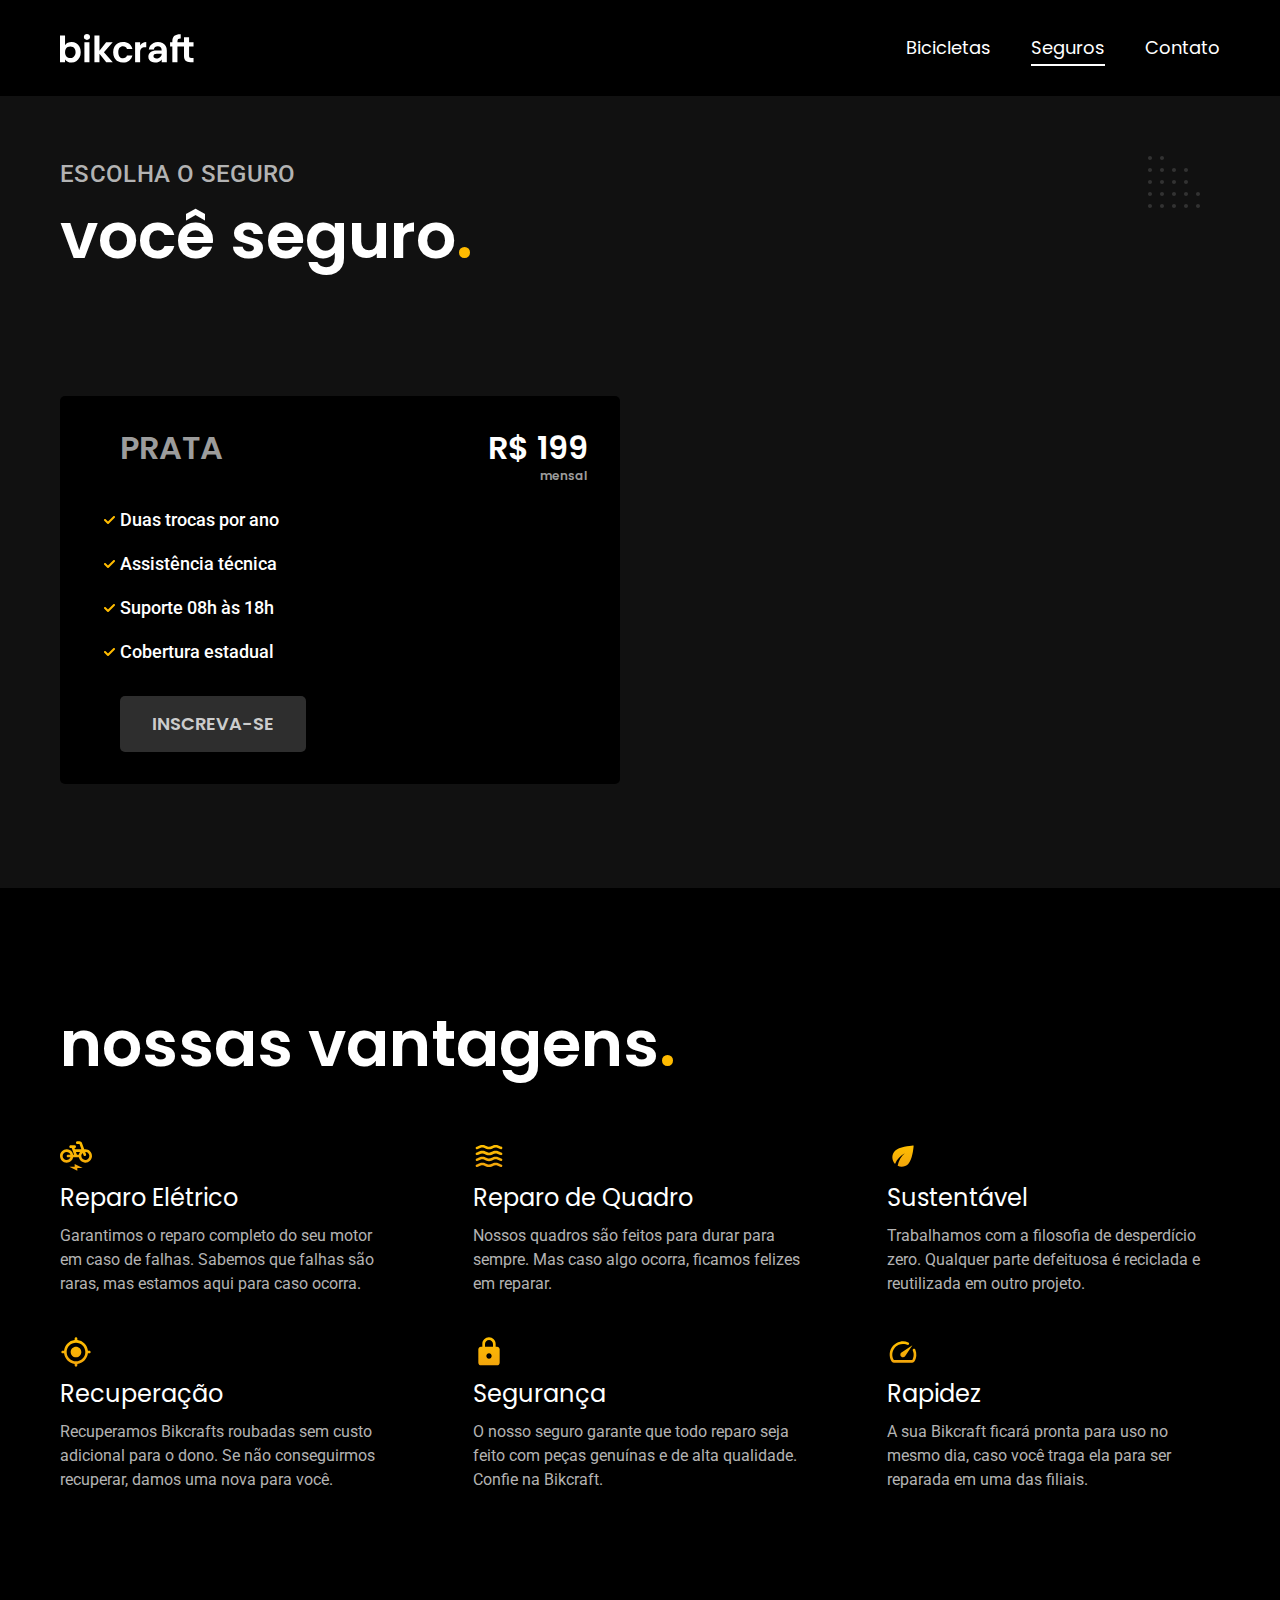
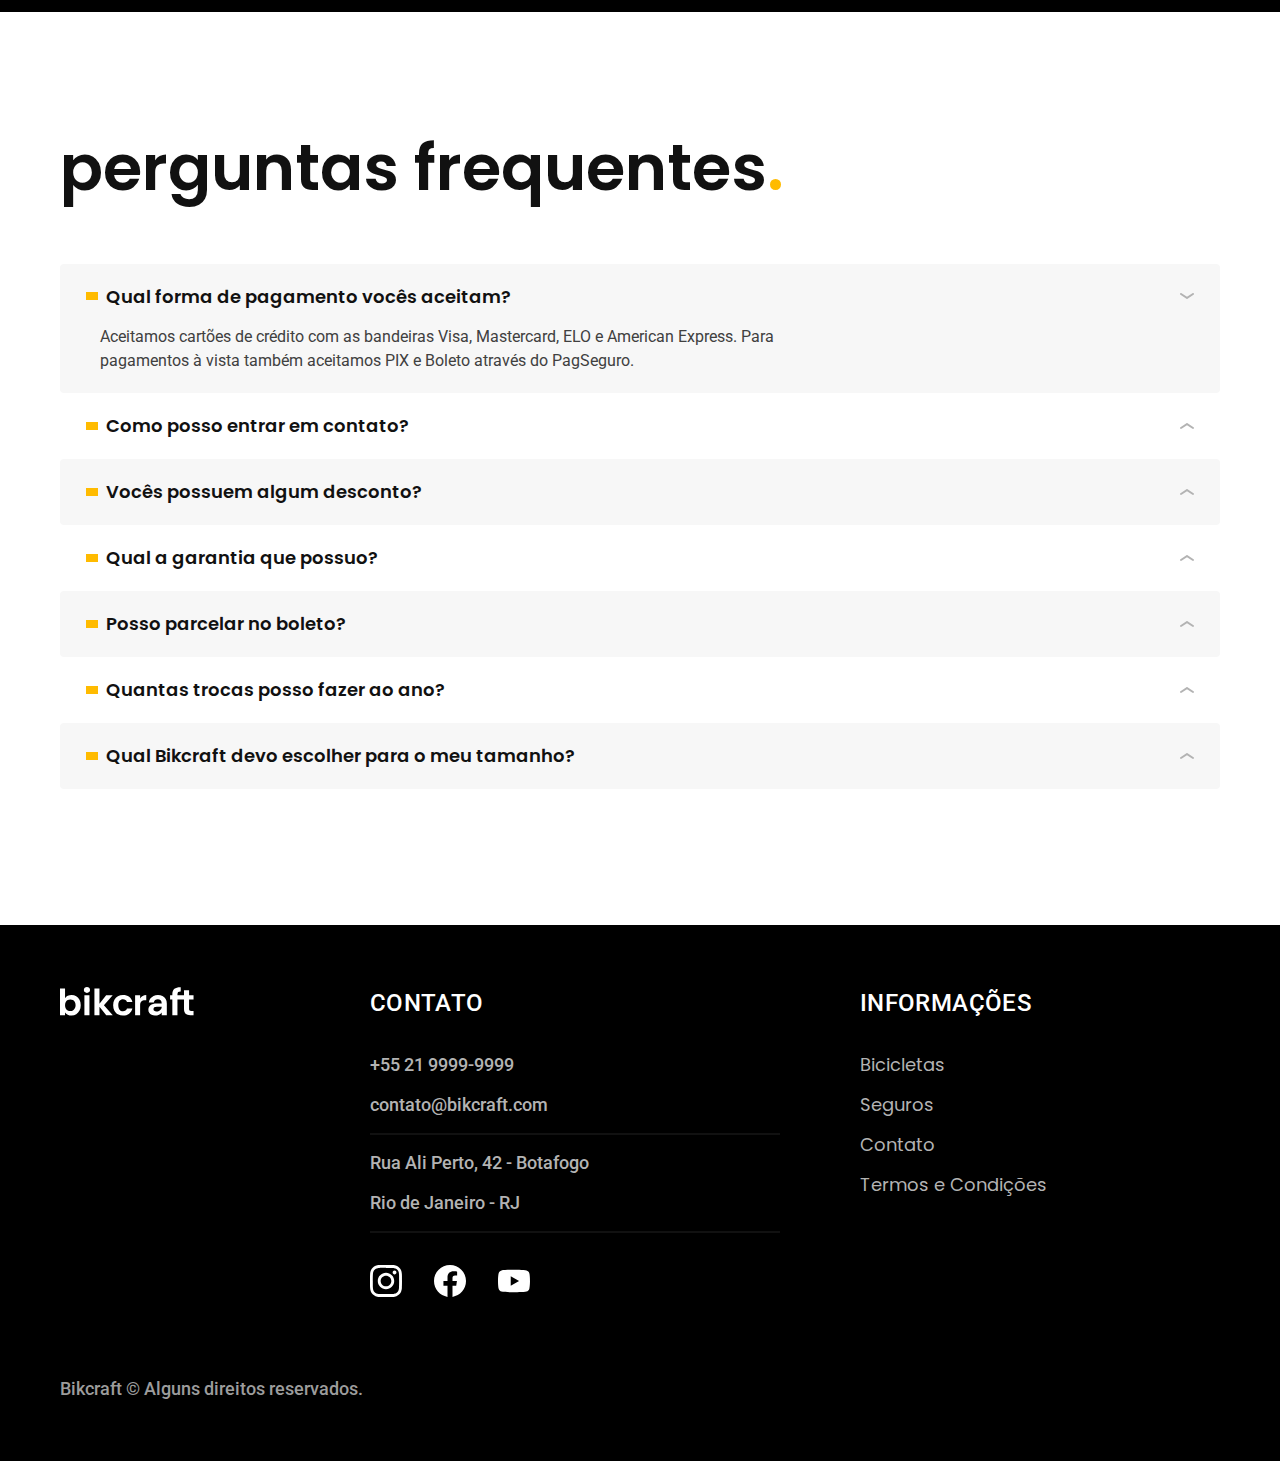
<file: seguros.html>
<!DOCTYPE html>
<html lang="pt-br">

<head>
  <meta charset="UTF-8">
  <meta name="viewport" content="width=device-width, initial-scale=1.0">
  <meta name="description" content="Seguros.">
  <link rel="icon" href="./img/favicon.svg" type="image/svg+xml">
  <title>Seguros | Bikcraft</title>
  <link rel="preload" href="./css/style.min.css" as="style">
  <link rel="stylesheet" href="./css/style.min.css">
  <link rel="preconnect" href="https://fonts.googleapis.com">
  <link rel="preconnect" href="https://fonts.gstatic.com" crossorigin>
  <link href="https://fonts.googleapis.com/css2?family=Merriweather:ital,wght@1,900&family=Poppins:wght@400;600&family=Roboto:wght@400;500&display=swap" rel="stylesheet">
  <script>document.documentElement.classList.add('js');</script>
</head>

<body id="seguros">
  <header class="header-bg">
    <div class="container header">
      <a href="./">
        <img src="./img/logo.svg" width="136" height="32" alt="Bikcraft">
      </a>
      <nav aria-label="primaria">
        <ul class="header-menu font-1-m cor-0">
          <li><a href="./bicicletas.html">Bicicletas</a></li>
          <li><a href="./seguros.html">Seguros</a></li>
          <li><a href="./contato.html">Contato</a></li>
        </ul>
      </nav>
    </div>
  </header>
  <main>
    <div class="titulo-bg seguros-interno">
      <div class="titulo container">
        <p class="titulo-termos font-2-l-b cor-5 fadeInLeft" data-anime="200">Escolha o seguro</p>
        <h1 class="font-1-xxl cor-0 fadeInLeft" data-anime="400">você seguro<span class="cor-p1">.</span></h1>
      </div>
    </div>

    <div class="seguros-bg">
      <div class="seguros container">
        <div class="seguros-item fadeInLeft" data-anime="600">
          <h3 class="font-1-xl cor-6">PRATA</h3>
          <span class="font-1-xl cor-0">R$ 199 <span class="font-1-xs cor-6">mensal</span></span>
          <ul class="font-2-m cor-0">
            <li>Duas trocas por ano</li>
            <li>Assistência técnica</li>
            <li>Suporte 08h às 18h</li>
            <li>Cobertura estadual</li>
          </ul>
          <a class="botao secundario" href="./orcamento.html?tipo=seguro&produto=prata">Inscreva-se</a>
        </div>

        <div class="seguros-item fadeInRight" data-anime="800">
          <h3 class="font-1-xl cor-p1">OURO</h3>
          <span class="font-1-xl cor-0">R$ 299 <span class="font-1-xs cor-6">mensal</span></span>
          <ul class="font-2-m cor-0">
            <li>Cinco trocas por ano</li>
            <li>Assistência especial</li>
            <li>Suporte 24h</li>
            <li>Cobertura nacional</li>
            <li>Desconto em parceiros</li>
            <li>Acesso ao Clube Bikcraft</li>
          </ul>
          <a class="botao" href="./orcamento.html?tipo=seguro&produto=ouro">Inscreva-se</a>
        </div>
      </div>
    </div>

    <article class="vantagens-bg">
      <div class="vantagens container font-2-s cor-5">
        <h2 class="font-1-xxl cor-0">nossas vantagens<span class="cor-p1">.</span></h2>
        <ul>
          <li>
            <img src="./img/icones/eletrica.svg" width="32" height="32" alt="">
            <h3 class="font-1-l cor-0">Reparo Elétrico</h3>
            <p>Garantimos o reparo completo do seu motor em caso de falhas. Sabemos que falhas são raras, mas estamos aqui para caso ocorra.</p>
          </li>
          <li>
            <img src="./img/icones/carbono.svg" width="32" height="32" alt="">
            <h3 class="font-1-l cor-0">Reparo de Quadro</h3>
            <p>Nossos quadros são feitos para durar para sempre. Mas caso algo ocorra, ficamos felizes em reparar.</p>
          </li>
          <li>
            <img src="./img/icones/sustentavel.svg" width="32" height="32" alt="">
            <h3 class="font-1-l cor-0">Sustentável</h3>
            <p>Trabalhamos com a filosofia de desperdício zero. Qualquer parte defeituosa é reciclada e reutilizada em outro projeto.</p>
          </li>
          <li>
            <img src="./img/icones/rastreador.svg" width="32" height="32" alt="">
            <h3 class="font-1-l cor-0">Recuperação</h3>
            <p>Recuperamos Bikcrafts roubadas sem custo adicional para o dono. Se não conseguirmos recuperar, damos uma nova para você.</p>
          </li>
          <li>
            <img src="./img/icones/seguro.svg" width="32" height="32" alt="">
            <h3 class="font-1-l cor-0">Segurança</h3>
            <p>O nosso seguro garante que todo reparo seja feito com peças genuínas e de alta qualidade. Confie na Bikcraft.</p>
          </li>
          <li>
            <img src="./img/icones/velocidade.svg" width="32" height="32" alt="">
            <h3 class="font-1-l cor-0">Rapidez</h3>
            <p>A sua Bikcraft ficará pronta para uso no mesmo dia, caso você traga ela para ser reparada em uma das filiais.</p>
          </li>

        </ul>
      </div>
    </article>

    <article class="perguntas container">
      <h2 class="font-1-xxl cor-11">perguntas frequentes<span class="cor-p1">.</span></h2>
      <dl>
        <div>
          <dt><button class="font-1-m-b cor-11" aria-controls="pergunta1" aria-expanded="true">Qual forma de pagamento vocês aceitam?</button></dt>
          <dd id="pergunta1" class="font-2-s cor-9 ativa">Aceitamos cartões de crédito com as bandeiras Visa, Mastercard, ELO e American Express. Para pagamentos à vista também aceitamos PIX e Boleto através do PagSeguro.</dd>
        </div>
        <div>
          <dt><button class="font-1-m-b cor-11" aria-controls="pergunta2" aria-expanded="false">Como posso entrar em contato?</button></dt>
          <dd id="pergunta2" class="font-2-s cor-9">Aceitamos cartões de crédito com as bandeiras Visa, Mastercard, ELO e American Express. Para pagamentos à vista também aceitamos PIX e Boleto através do PagSeguro.</dd>
        </div>
        <div>
          <dt><button class="font-1-m-b cor-11" aria-controls="pergunta3" aria-expanded="false">Vocês possuem algum desconto?</button></dt>
          <dd id="pergunta3" class="font-2-s cor-9">Aceitamos cartões de crédito com as bandeiras Visa, Mastercard, ELO e American Express. Para pagamentos à vista também aceitamos PIX e Boleto através do PagSeguro.</dd>
        </div>
        <div>
          <dt><button class="font-1-m-b cor-11" aria-controls="pergunta4" aria-expanded="false">Qual a garantia que possuo?</button></dt>
          <dd id="pergunta4" class="font-2-s cor-9">Aceitamos cartões de crédito com as bandeiras Visa, Mastercard, ELO e American Express. Para pagamentos à vista também aceitamos PIX e Boleto através do PagSeguro.</dd>
        </div>
        <div>
          <dt><button class="font-1-m-b cor-11" aria-controls="pergunta5" aria-expanded="false">Posso parcelar no boleto?</button></dt>
          <dd id="pergunta5" class="font-2-s cor-9">Aceitamos cartões de crédito com as bandeiras Visa, Mastercard, ELO e American Express. Para pagamentos à vista também aceitamos PIX e Boleto através do PagSeguro.</dd>
        </div>
        <div>
          <dt><button class="font-1-m-b cor-11" aria-controls="pergunta6" aria-expanded="false">Quantas trocas posso fazer ao ano?</button></dt>
          <dd id="pergunta6" class="font-2-s cor-9">Aceitamos cartões de crédito com as bandeiras Visa, Mastercard, ELO e American Express. Para pagamentos à vista também aceitamos PIX e Boleto através do PagSeguro.</dd>
        </div>
        <div>
          <dt><button class="font-1-m-b cor-11" aria-controls="pergunta7" aria-expanded="false">Qual Bikcraft devo escolher para o meu tamanho?</button></dt>
          <dd id="pergunta7" class="font-2-s cor-9">Aceitamos cartões de crédito com as bandeiras Visa, Mastercard, ELO e American Express. Para pagamentos à vista também aceitamos PIX e Boleto através do PagSeguro.</dd>
        </div>
      </dl>
    </article>

    <footer class="footer-bg">
      <div class="footer container">
        <img src="./img/logo.svg" width="136" height="32" alt="Bikcraft">
        <div class="footer-contato">
          <h3 class="font-2-l-b cor-0">Contato</h3>
          <ul class="font-2-m cor-5">
            <li><a href="tel:+552199999999">+55 21 9999-9999</a></li>
            <li><a href="mailto:contato@bikcraft.com">contato@bikcraft.com</a></li>
            <li>Rua Ali Perto, 42 - Botafogo</li>
            <li>Rio de Janeiro - RJ</li>
          </ul>
          <div class="footer-redes">
            <a href="./">
              <img src="./img/icones/instagram.svg" width="32" height="32" alt="Instagram">
            </a>
            <a href="./">
              <img src="./img/icones/facebook.svg" width="32" height="32" alt="Facebook">
            </a>
            <a href="./">
              <img src="./img/icones/youtube.svg" width="32" height="32" alt="Youtube">
            </a>
          </div>
        </div>

        <div class="footer-informacoes">
          <h3 class="font-2-l-b cor-0">Informações</h3>
          <nav>
            <ul class="font-1-m cor-5">
              <li><a href="./bicicletas.html">Bicicletas</a></li>
              <li><a href="./seguros.html">Seguros</a></li>
              <li><a href="./contato.html">Contato</a></li>
              <li><a href="./termos.html">Termos e Condições</a></li>
            </ul>
          </nav>
        </div>
        <p class="footer-copy font-2-m cor-6">Bikcraft © Alguns direitos reservados.</p>
      </div>
    </footer>

    <script src="./js/plugins/simple-anime.js"></script>
    <script src="./js/script.js"></script>
</body>

</html>
</file>
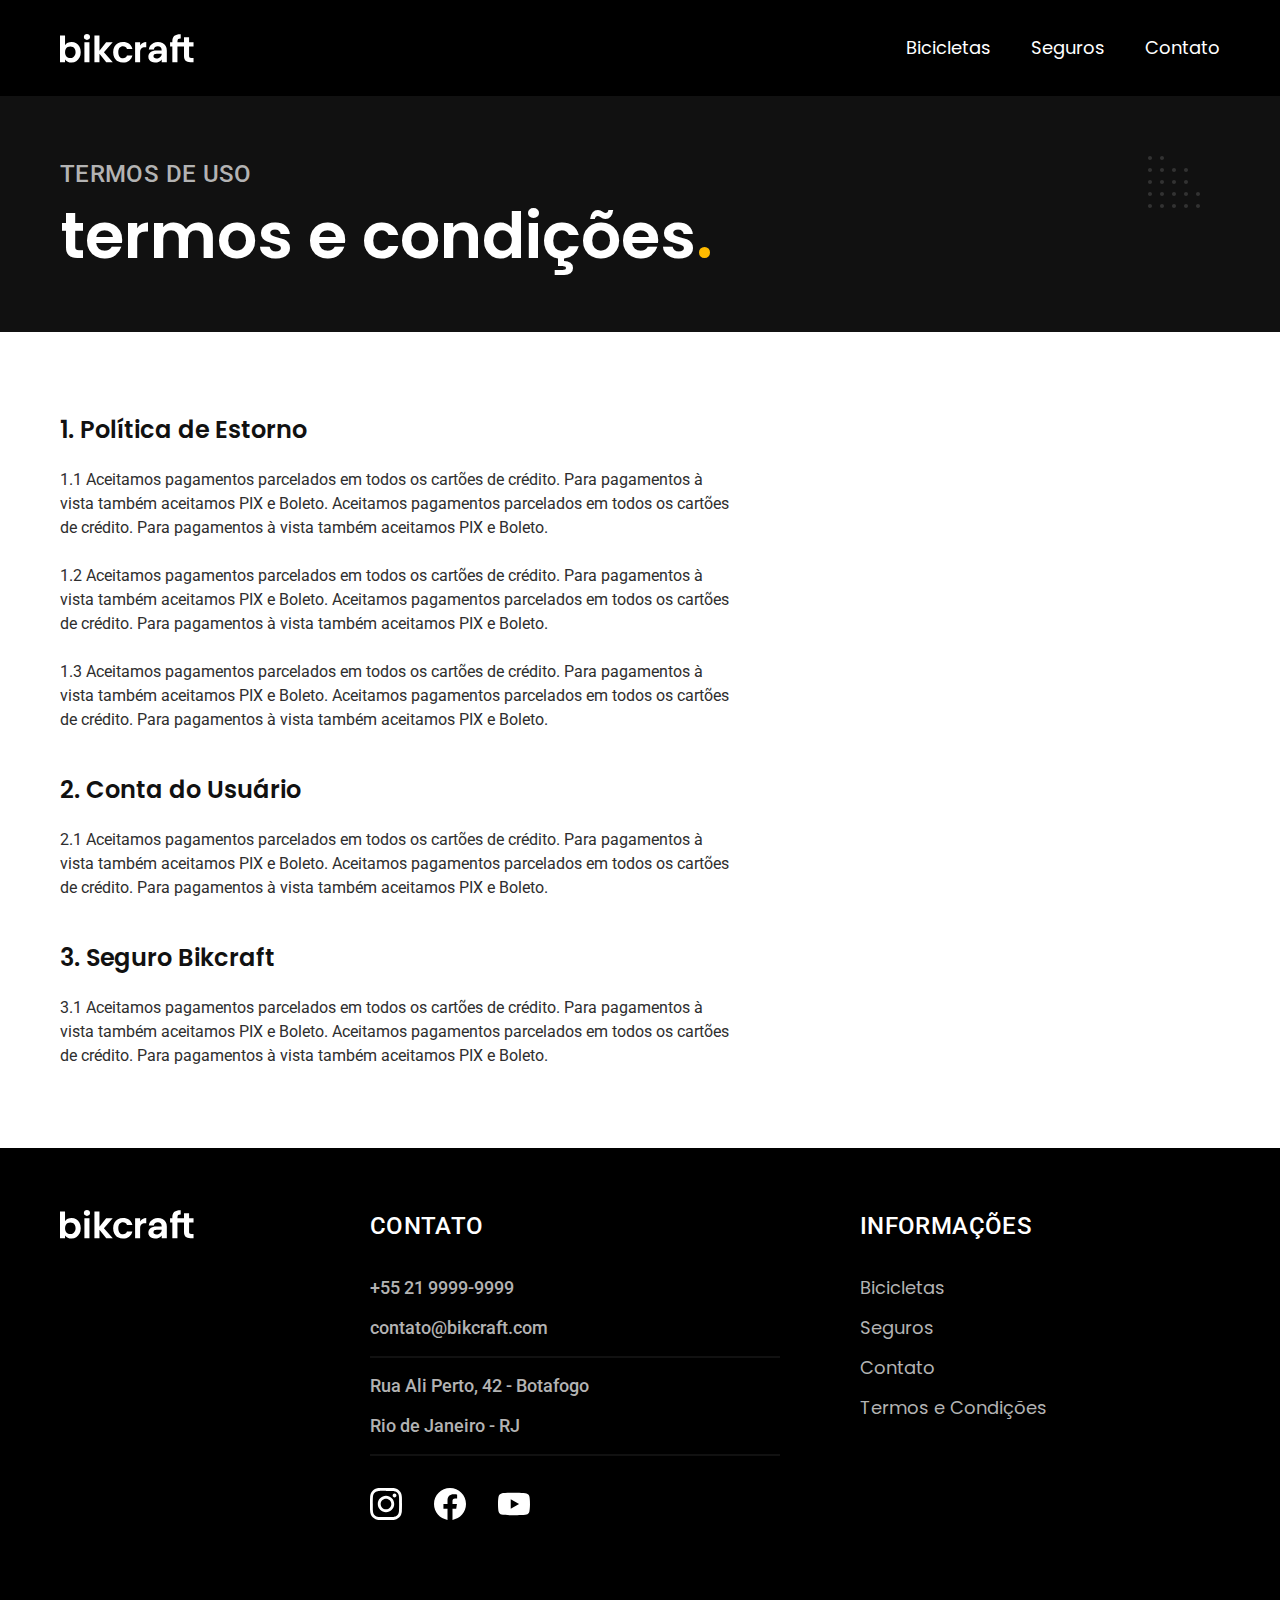
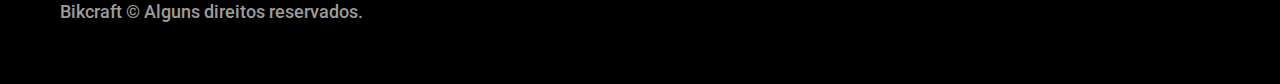
<file: termos.html>
<!DOCTYPE html>
<html lang="pt-br">

<head>
  <meta charset="UTF-8">
  <meta name="viewport" content="width=device-width, initial-scale=1.0">
  <meta name="description" content="Termos e Condições.">
  <link rel="icon" href="./img/favicon.svg" type="image/svg+xml">
  <title>Termos e Condições | Bikcraft</title>
  <link rel="preload" href="./css/style.min.css" as="style">
  <link rel="stylesheet" href="./css/style.min.css">
  <link rel="preconnect" href="https://fonts.googleapis.com">
  <link rel="preconnect" href="https://fonts.gstatic.com" crossorigin>
  <link href="https://fonts.googleapis.com/css2?family=Merriweather:ital,wght@1,900&family=Poppins:wght@400;600&family=Roboto:wght@400;500&display=swap" rel="stylesheet">
  <script>document.documentElement.classList.add('js');</script>
</head>

<body id="termos">
  <header class="header-bg">
    <div class="container header">
      <a href="./">
        <img src="./img/logo.svg" width="136" height="32" alt="Bikcraft">
      </a>
      <nav aria-label="primaria">
        <ul class="header-menu font-1-m cor-0">
          <li><a href="./bicicletas.html">Bicicletas</a></li>
          <li><a href="./seguros.html">Seguros</a></li>
          <li><a href="./contato.html">Contato</a></li>
        </ul>
      </nav>
    </div>
  </header>
  <main>
    <div class="titulo-bg">
      <div class="titulo container">
        <p class="titulo-termos font-2-l-b cor-5">Termos de Uso</p>
        <h1 class="font-1-xxl cor-0">termos e condições<span class="cor-p1">.</span></h1>
      </div>
    </div>

    <div>
      <div class="font-2-s cor-10 termos container">
        <h2 class="font-1-l-b cor-11">1. Política de Estorno</h2>
        <p>1.1 Aceitamos pagamentos parcelados em todos os cartões de crédito. Para pagamentos à vista também aceitamos PIX e Boleto. Aceitamos pagamentos parcelados em todos os cartões de crédito. Para pagamentos à vista também aceitamos PIX e Boleto.</p>
        <p>1.2 Aceitamos pagamentos parcelados em todos os cartões de crédito. Para pagamentos à vista também aceitamos PIX e Boleto. Aceitamos pagamentos parcelados em todos os cartões de crédito. Para pagamentos à vista também aceitamos PIX e Boleto.</p>
        <p>1.3 Aceitamos pagamentos parcelados em todos os cartões de crédito. Para pagamentos à vista também aceitamos PIX e Boleto. Aceitamos pagamentos parcelados em todos os cartões de crédito. Para pagamentos à vista também aceitamos PIX e Boleto.</p>
        <h2 class="font-1-l-b cor-11">2. Conta do Usuário</h2>
        <p>2.1 Aceitamos pagamentos parcelados em todos os cartões de crédito. Para pagamentos à vista também aceitamos PIX e Boleto. Aceitamos pagamentos parcelados em todos os cartões de crédito. Para pagamentos à vista também aceitamos PIX e Boleto.</p>
        <h2 class="font-1-l-b cor-11">3. Seguro Bikcraft</h2>
        <p>3.1 Aceitamos pagamentos parcelados em todos os cartões de crédito. Para pagamentos à vista também aceitamos PIX e Boleto. Aceitamos pagamentos parcelados em todos os cartões de crédito. Para pagamentos à vista também aceitamos PIX e Boleto.</p>
      </div>
    </div>
  </main>

  <footer class="footer-bg">
    <div class="footer container">
      <img src="./img/logo.svg" width="136" height="32" alt="Bikcraft">
      <div class="footer-contato">
        <h3 class="font-2-l-b cor-0">Contato</h3>
        <ul class="font-2-m cor-5">
          <li><a href="tel:+552199999999">+55 21 9999-9999</a></li>
          <li><a href="mailto:contato@bikcraft.com">contato@bikcraft.com</a></li>
          <li>Rua Ali Perto, 42 - Botafogo</li>
          <li>Rio de Janeiro - RJ</li>
        </ul>
        <div class="footer-redes">
          <a href="./">
            <img src="./img/icones/instagram.svg" width="32" height="32" alt="Instagram">
          </a>
          <a href="./">
            <img src="./img/icones/facebook.svg" width="32" height="32" alt="Facebook">
          </a>
          <a href="./">
            <img src="./img/icones/youtube.svg" width="32" height="32" alt="Youtube">
          </a>
        </div>
      </div>

      <div class="footer-informacoes">
        <h3 class="font-2-l-b cor-0">Informações</h3>
        <nav>
          <ul class="font-1-m cor-5">
            <li><a href="./bicicletas.html">Bicicletas</a></li>
            <li><a href="./seguros.html">Seguros</a></li>
            <li><a href="./contato.html">Contato</a></li>
            <li><a href="./termos.html">Termos e Condições</a></li>
          </ul>
        </nav>
      </div>
      <p class="footer-copy font-2-m cor-6">Bikcraft © Alguns direitos reservados.</p>
    </div>
  </footer>

  <script src="./js/script.js"></script>
</body>

</html>
</file>
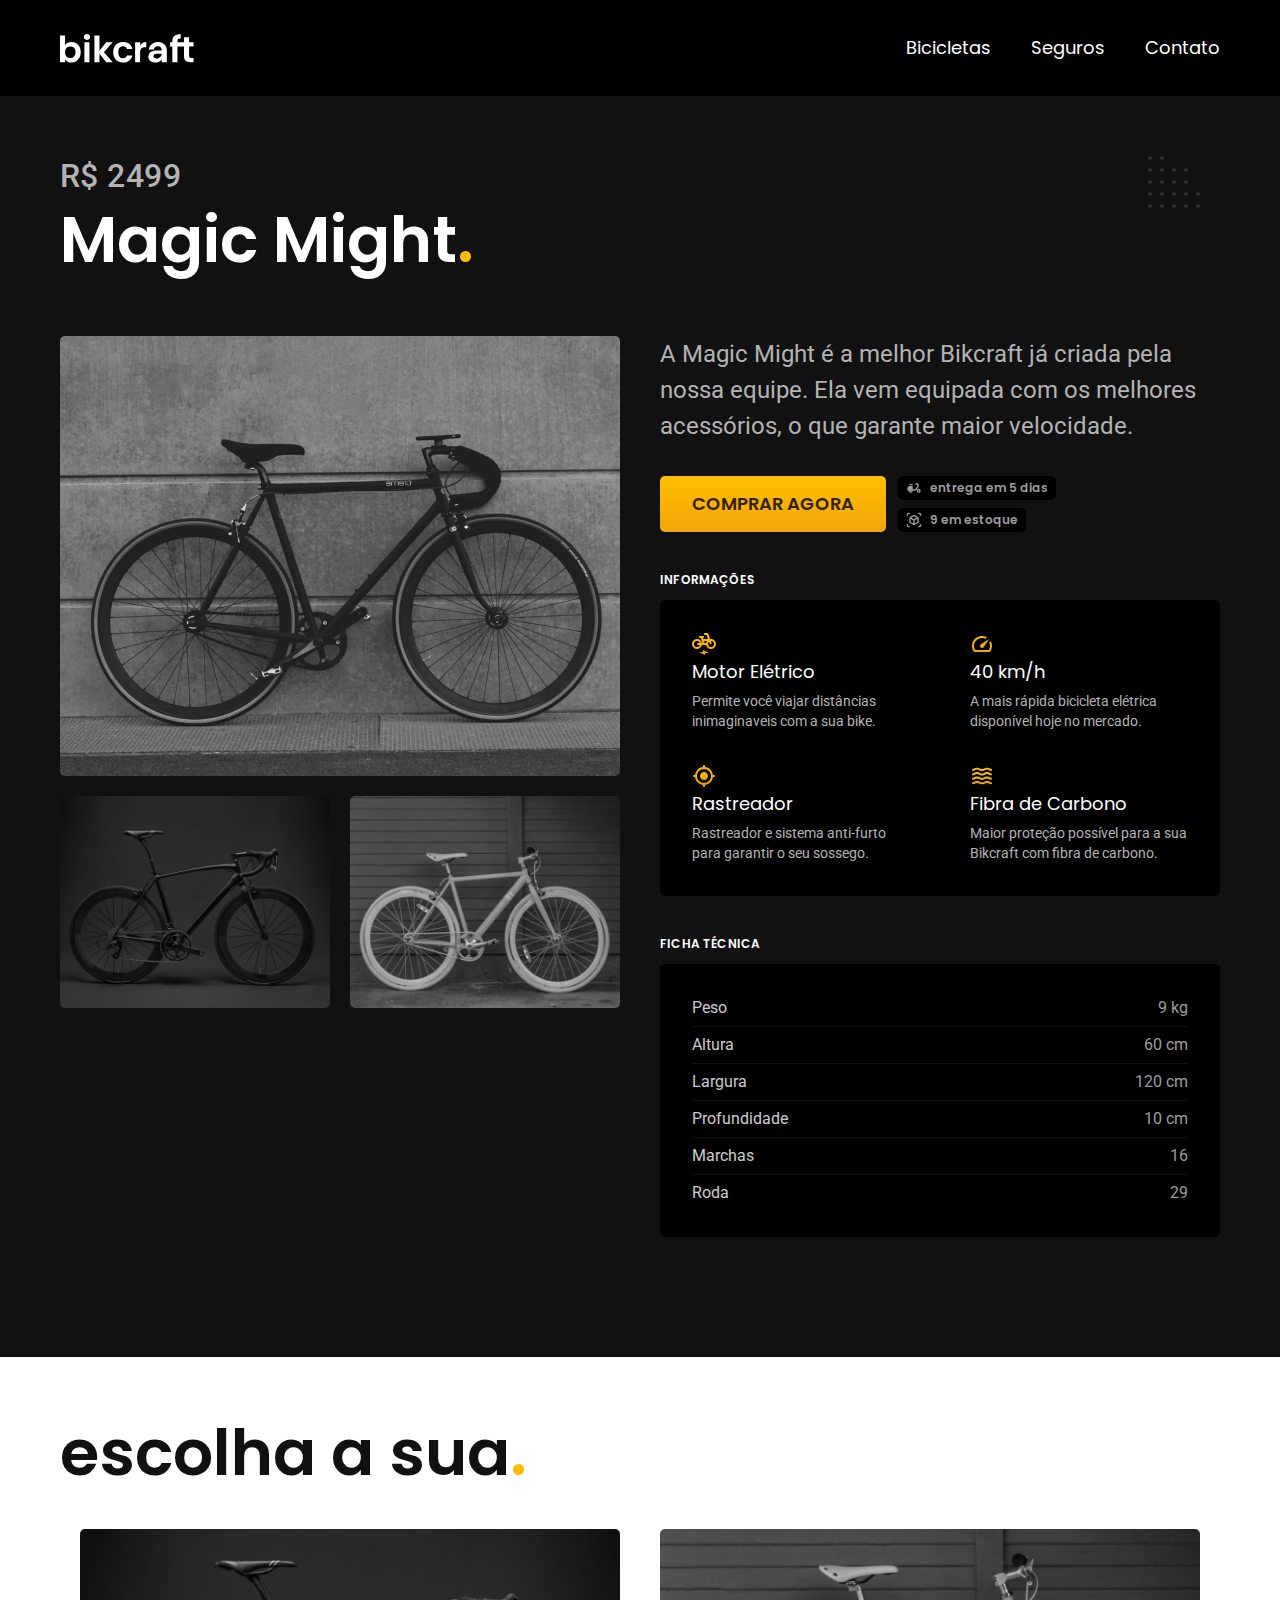
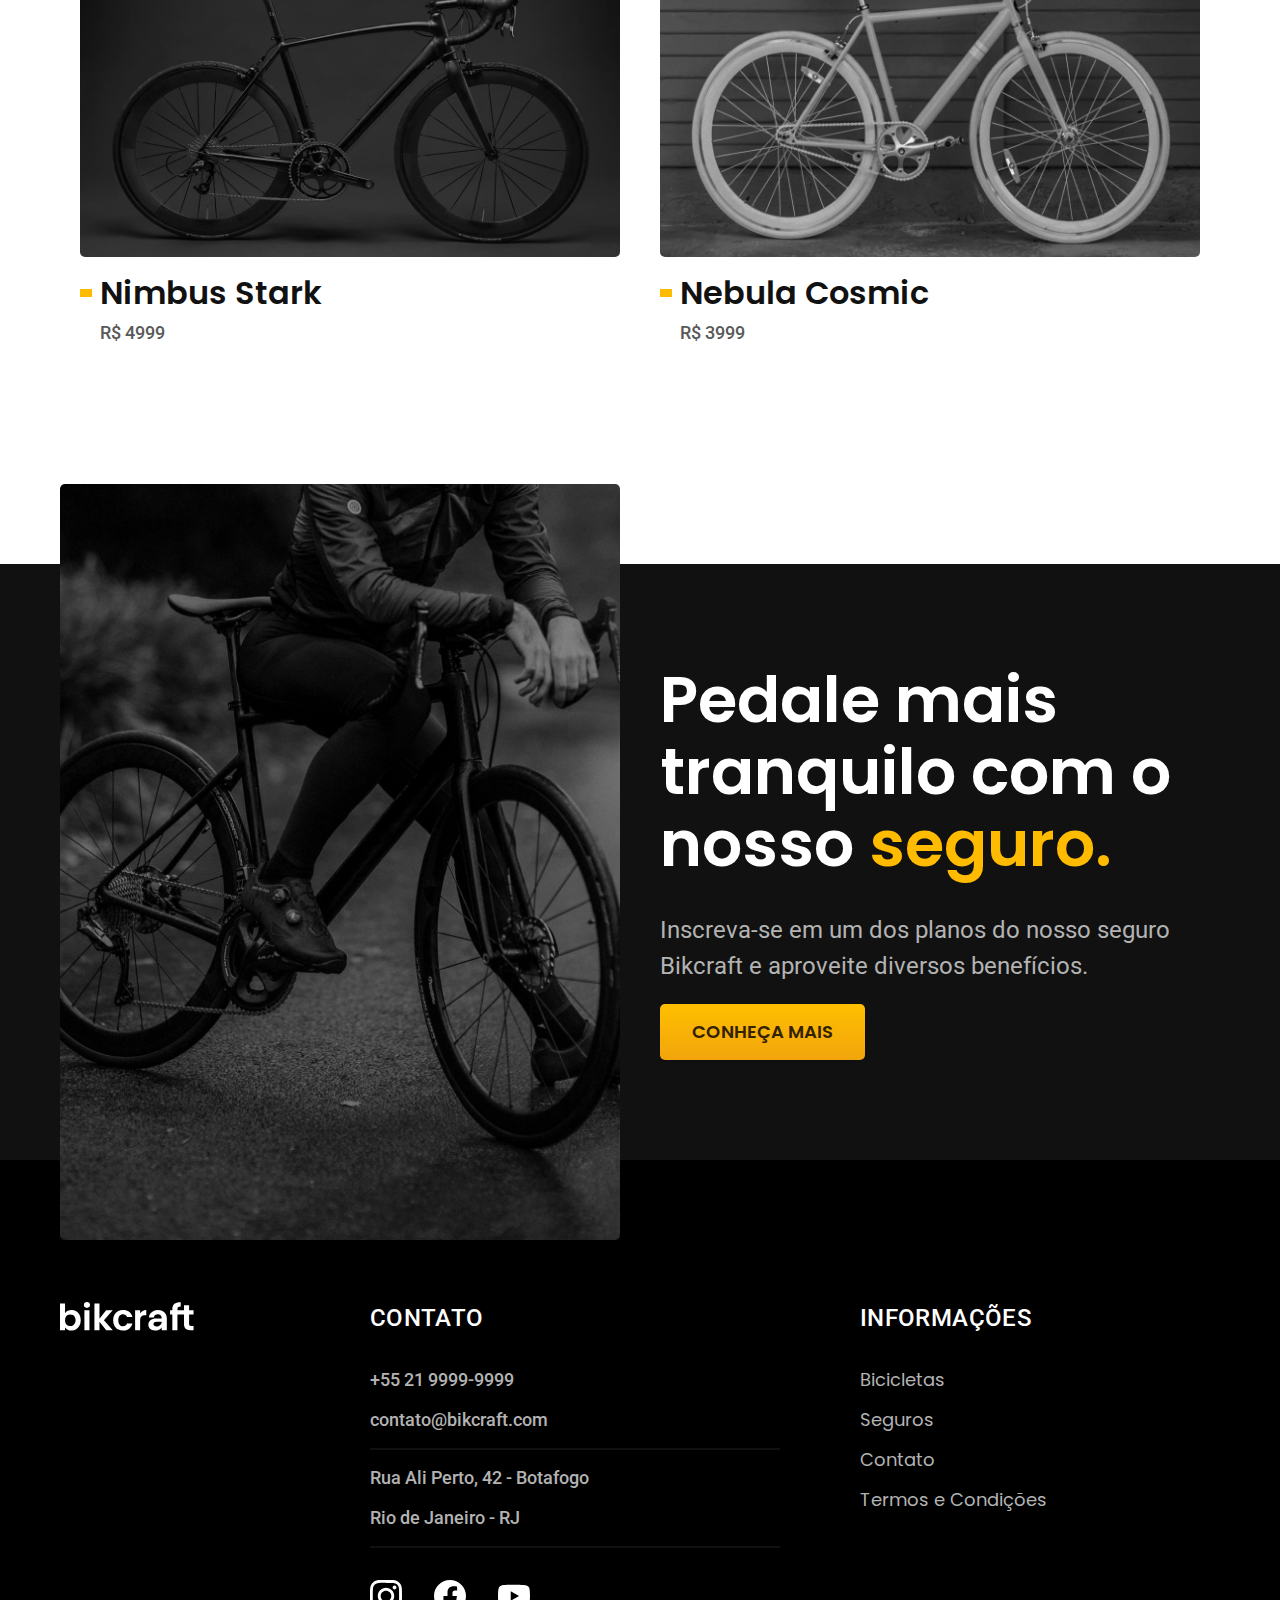
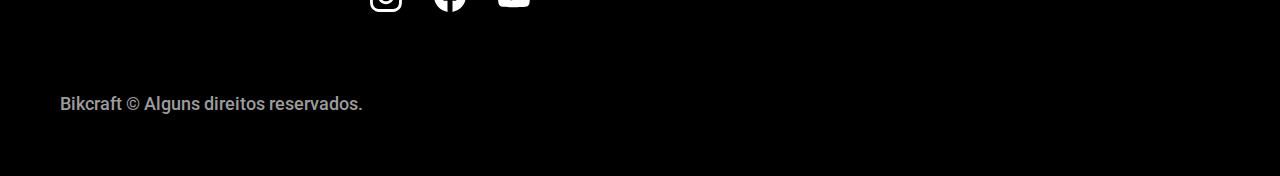
<file: bicicletas/magic.html>
<!DOCTYPE html>
<html lang="pt-br">

<head>
  <meta charset="UTF-8">
  <meta name="viewport" content="width=device-width, initial-scale=1.0">

  <title>Magic Might | Bikcraft</title>
  <meta name="description" content="A Magic Might é a melhor Bikcraft já criada pela nossa equipe. Ela vem equipada com os melhores acessórios, o que garante maior velocidade.">

  <link rel="icon" href="../img/favicon.svg" type="image/svg+xml">
  <link rel="preload" href="../css/style.min.css" as="style">
  <link rel="stylesheet" href="../css/style.min.css">

  <link rel="preconnect" href="https://fonts.googleapis.com">
  <link rel="preconnect" href="https://fonts.gstatic.com" crossorigin>
  <link href="https://fonts.googleapis.com/css2?family=Merriweather:ital,wght@1,900&family=Poppins:wght@400;600&family=Roboto:wght@400;500&display=swap" rel="stylesheet">

  <script>document.documentElement.classList.add('js');</script>
</head>

<body id="magic">
  <header class="header-bg">
    <div class="container header">
      <a href="../">
        <img src="../img/logo.svg" width="136" height="32" alt="Bikcraft">
      </a>
      <nav aria-label="primaria">
        <ul class="header-menu font-1-m cor-0">
          <li><a href="../bicicletas.html">Bicicletas</a></li>
          <li><a href="../seguros.html">Seguros</a></li>
          <li><a href="../contato.html">Contato</a></li>
        </ul>
      </nav>
    </div>
  </header>
  <main class="titulo-bg">
    <div>
      <div class="titulo container">
        <p class="titulo-termos font-2-xl cor-5">R$ 2499</p>
        <h1 class="font-1-xxl cor-0">Magic Might<span class="cor-p1">.</span></h1>
      </div>
    </div>

    <div class=" bicicleta container">
      <div class="bicicleta-imagens">
        <img src="../img/bicicletas-interno/resize/nimbus2.jpg" width="1120" height="880" alt="Bicicleta preta">
        <img src="../img/bicicletas-interno/resize/nimbus1.jpg" width="1120" height="880" alt="Bicicleta preta">
        <img src="../img/bicicletas-interno/resize/nimbus3.jpg" width="1120" height="880" alt="Bicicleta branca">
      </div>

      <div class="bicicleta-conteudo">
        <p class="font-2-l cor-5">A Magic Might é a melhor Bikcraft já criada pela nossa equipe. Ela vem equipada com os melhores acessórios, o que garante maior velocidade.</p>
        <div class="bicicleta-comprar">
          <a class="botao" href="../orcamento.html?tipo=bikcraft&produto=magic">Comprar Agora</a>
          <span class="font-1-xs cor-6"><img src="../img/icones/entrega.svg" width="16" height="16" alt="">entrega em 5 dias</span>
          <span class="font-1-xs cor-6"><img src="../img/icones/estoque.svg" width="16" height="16" alt="">9 em estoque</span>
        </div>

        <h2 class="font-1-xs cor-0">Informações</h2>
        <ul class="bicicleta-informacoes font-2-xs cor-5">
          <li>
            <img src="../img/icones/eletrica.svg" width="24" height="24" alt="">
            <h3 class="font-1-m cor-0">Motor Elétrico</h3>
            <p>Permite você viajar distâncias inimaginaveis com a sua bike.</p>
          </li>
          <li>
            <img src="../img/icones/velocidade.svg" width="24" height="24" alt="">
            <h3 class="font-1-m cor-0">40 km/h</h3>
            <p>A mais rápida bicicleta elétrica disponível hoje no mercado.</p>
          </li>
          <li>
            <img src="../img/icones/rastreador.svg" width="24" height="24" alt="">
            <h3 class="font-1-m cor-0">Rastreador</h3>
            <p>Rastreador e sistema anti-furto para garantir o seu sossego.</p>
          </li>
          <li>
            <img src="../img/icones/carbono.svg" width="24" height="24" alt="">
            <h3 class="font-1-m cor-0">Fibra de Carbono</h3>
            <p>Maior proteção possível para a sua Bikcraft com fibra de carbono.</p>
          </li>
        </ul>

        <h2 class="font-1-xs cor-0">Ficha Técnica</h2>
        <ul class="bicicleta-ficha font-2-s cor-4">
          <li>Peso <span class="cor-6">9 kg</span></li>
          <li>Altura <span class="cor-6">60 cm</span></li>
          <li>Largura <span class="cor-6">120 cm</span></li>
          <li>Profundidade <span class="cor-6">10 cm</span></li>
          <li>Marchas <span class="cor-6">16</span></li>
          <li>Roda <span class="cor-6">29</span></li>
        </ul>
      </div>
    </div>

  </main>

  <article class="bicicletas-lista container">
    <h2 class="font-1-xxl cor-11">escolha a sua<span class="cor-p1">.</span></h1>

      <ul>
        <li>
          <a href="./nimbus.html">
            <img src="../img/bicicletas/resize/nimbus.jpg" width="1120" height="680" alt="Bicicleta Nimbus Stark">
            <h3 class="font-1-xl cor-11">Nimbus Stark</h3>
            <span class="font-2-m cor-8">R$ 4999</span>
          </a>
        </li>
        <li>
          <a href="./nebula.html">
            <img src="../img/bicicletas/resize/nebula.jpg" width="1120" height="680" alt="Bicicleta Nebula Cosmic">
            <h3 class="font-1-xl cor-11">Nebula Cosmic</h3>
            <span class="font-2-m cor-8">R$ 3999</span>
          </a>
        </li>
  </article>

  <article class="seguro-bg">
    <div class="seguro container">
      <div class="seguro-imagem">
        <img src="../img/fotos/img-seguros.jpg" width="1320" height="1528" alt="Homem pedalando.">
      </div>
      <div class="seguro-conteudo">
        <h2 class="font-1-xxl cor-0">Pedale mais tranquilo com o nosso <span class="cor-p1">seguro.</span></h2>
        <p class="font-2-l cor-5">Inscreva-se em um dos planos do nosso seguro Bikcraft e aproveite diversos benefícios. </p>
        <a class="botao" href="../seguros.html">Conheça Mais</a>
      </div>
    </div>
  </article>

  <footer class="footer-bg">
    <div class="footer container">
      <img src="../img/logo.svg" width="136" height="32" alt="Bikcraft">
      <div class="footer-contato">
        <h3 class="font-2-l-b cor-0">Contato</h3>
        <ul class="font-2-m cor-5">
          <li><a href="tel:+552199999999">+55 21 9999-9999</a></li>
          <li><a href="mailto:contato@bikcraft.com">contato@bikcraft.com</a></li>
          <li>Rua Ali Perto, 42 - Botafogo</li>
          <li>Rio de Janeiro - RJ</li>
        </ul>
        <div class="footer-redes">
          <a href="../">
            <img src="../img/icones/instagram.svg" width="32" height="32" alt="Instagram">
          </a>
          <a href="../">
            <img src="../img/icones/facebook.svg" width="32" height="32" alt="Facebook">
          </a>
          <a href="../">
            <img src="../img/icones/youtube.svg" width="32" height="32" alt="Youtube">
          </a>
        </div>
      </div>

      <div class="footer-informacoes">
        <h3 class="font-2-l-b cor-0">Informações</h3>
        <nav>
          <ul class="font-1-m cor-5">
            <li><a href="../bicicletas.html">Bicicletas</a></li>
            <li><a href="../seguros.html">Seguros</a></li>
            <li><a href="../contato.html">Contato</a></li>
            <li><a href="../termos.html">Termos e Condições</a></li>
          </ul>
        </nav>
      </div>
      <p class="footer-copy font-2-m cor-6">Bikcraft © Alguns direitos reservados.</p>
    </div>
  </footer>

  <script src="../js/script.js"></script>
</body>

</html>
</file>
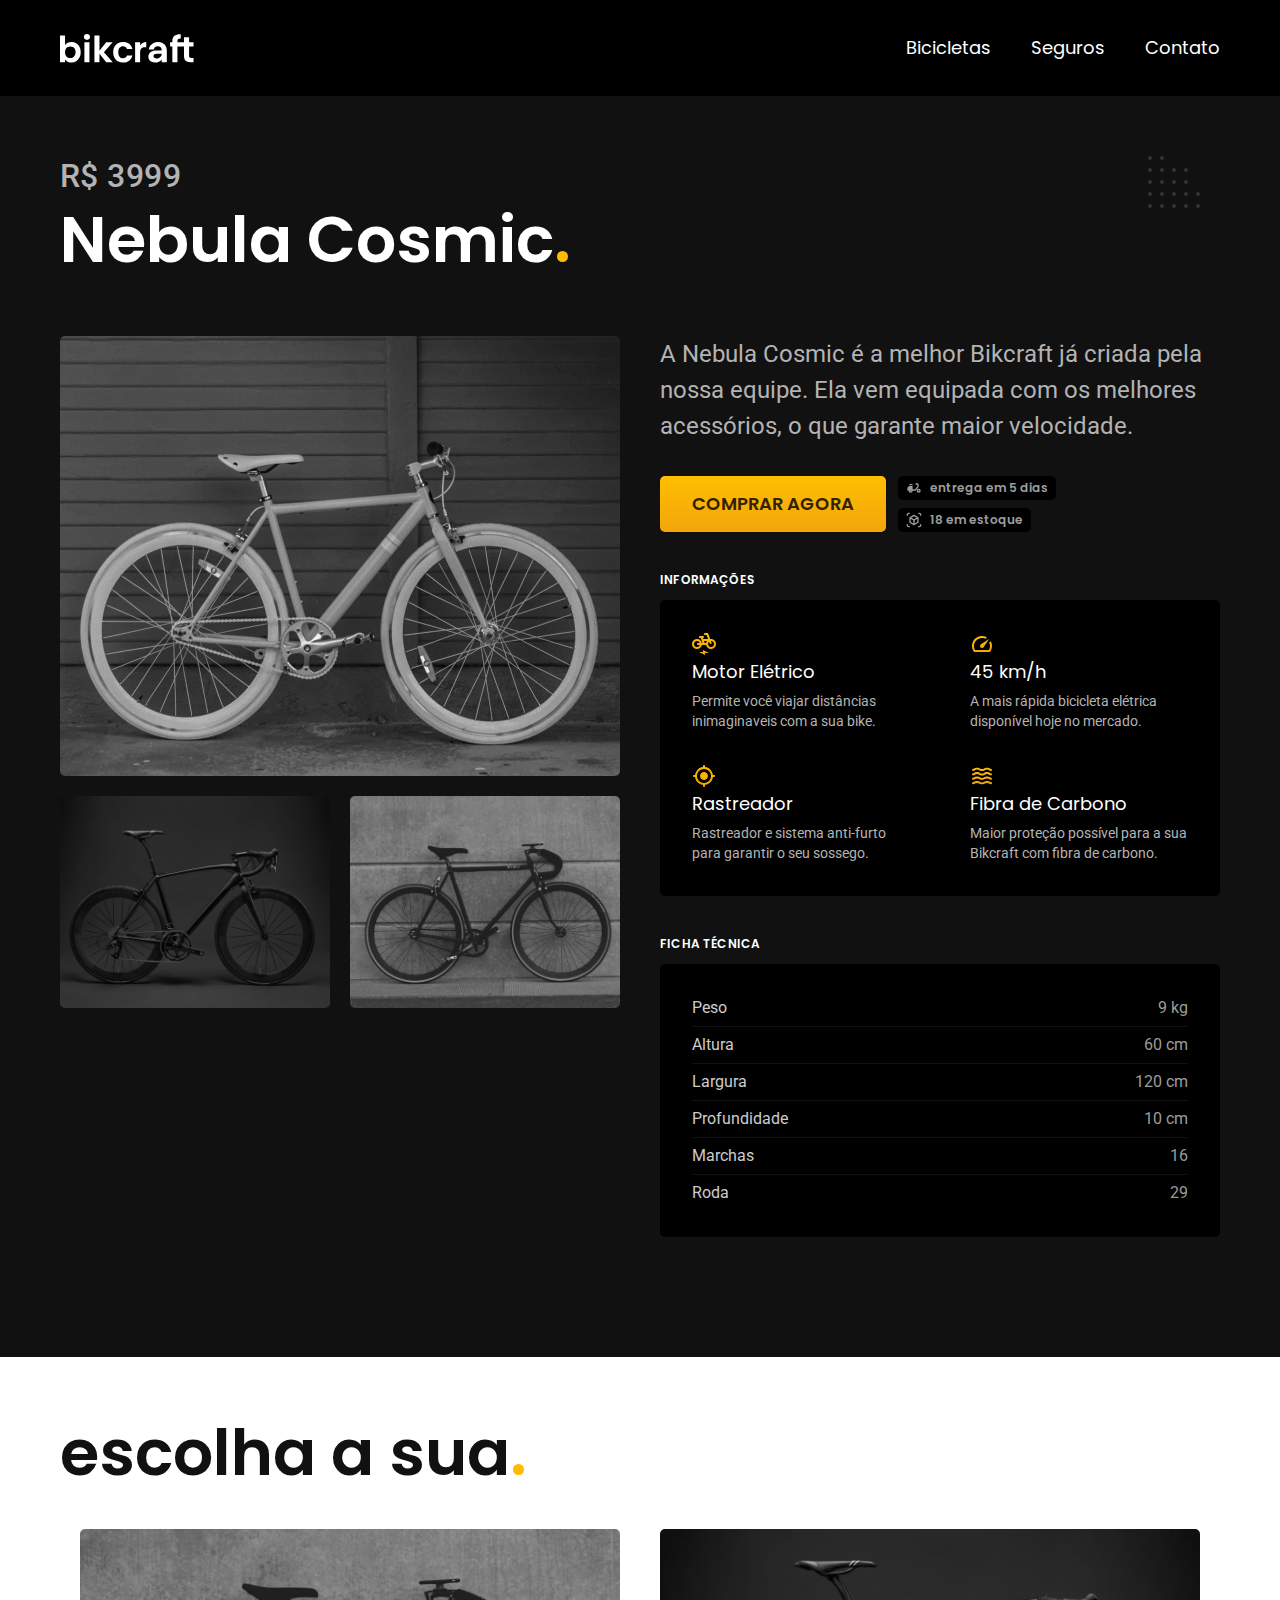
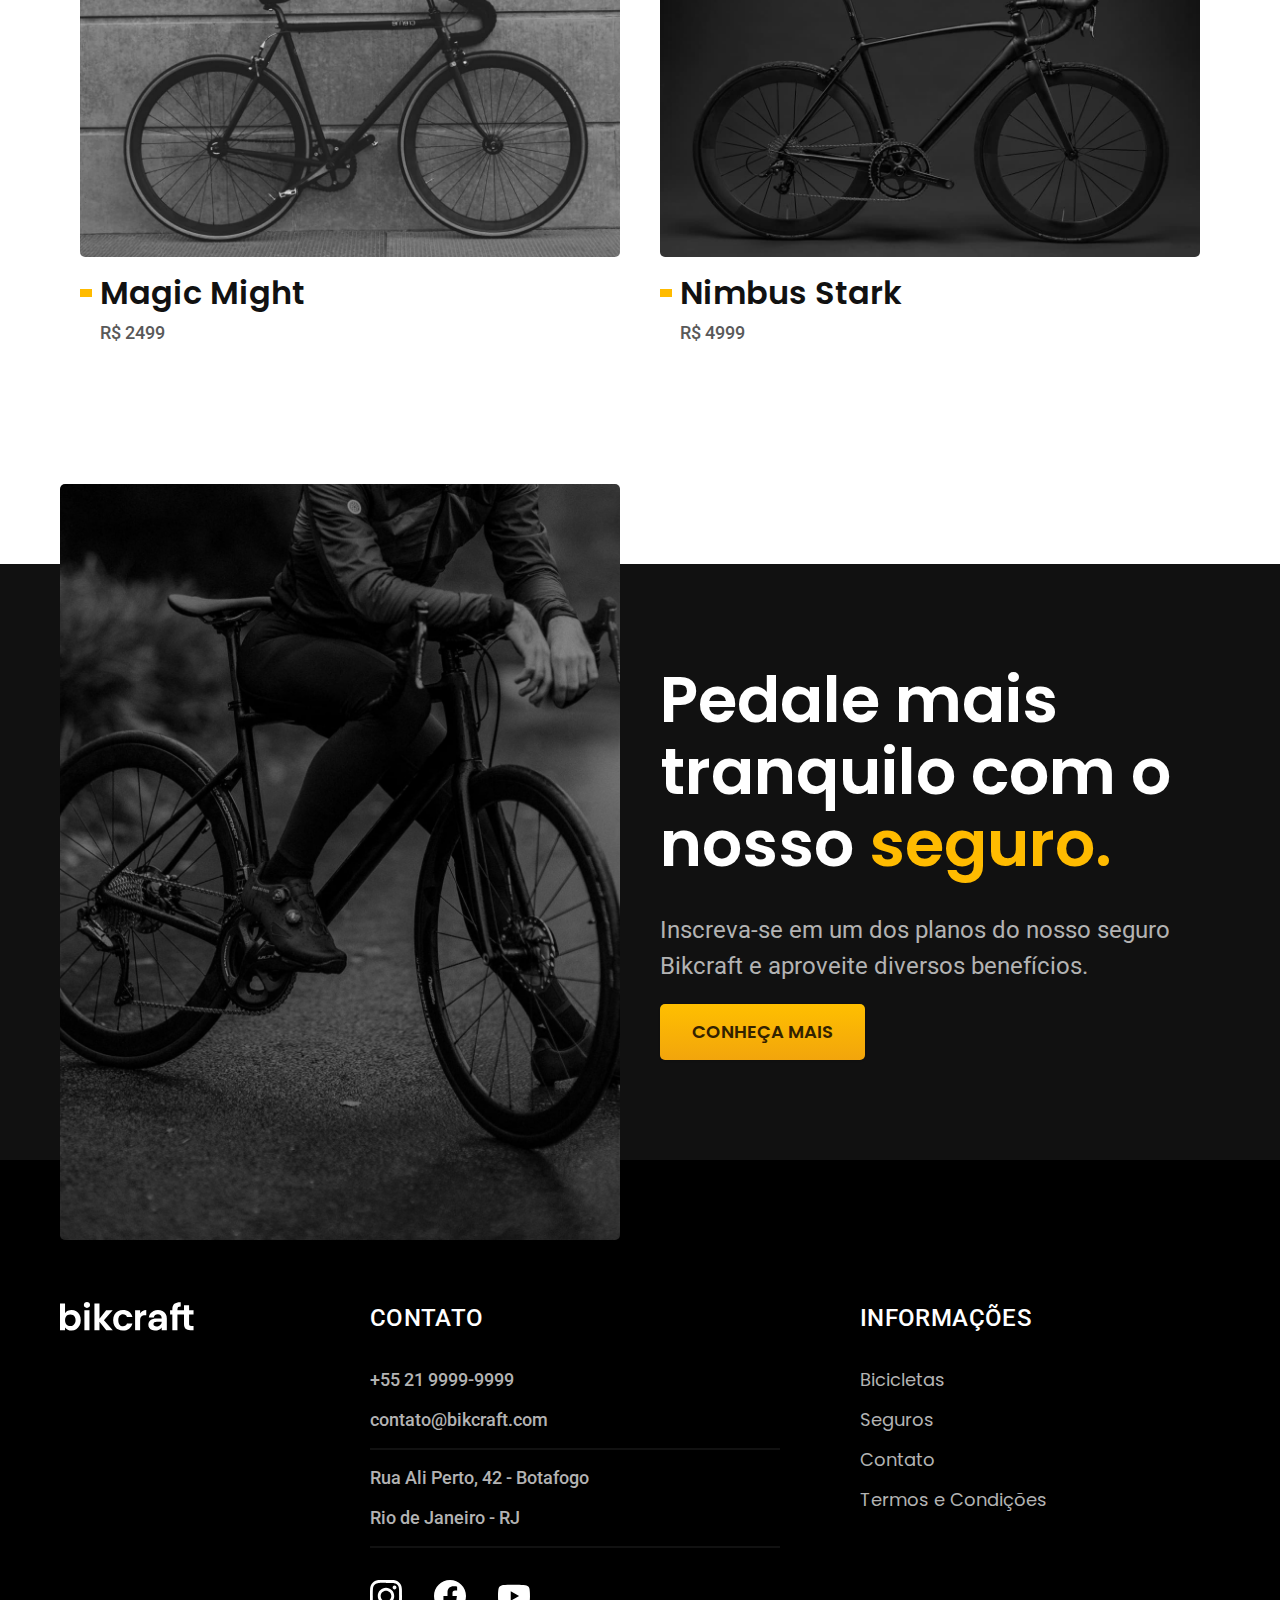
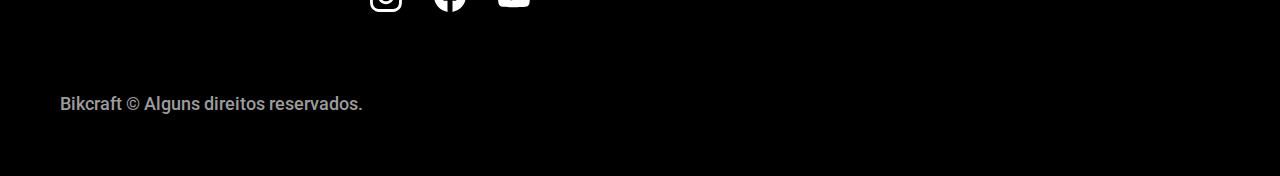
<file: bicicletas/nebula.html>
<!DOCTYPE html>
<html lang="pt-br">

<head>
  <meta charset="UTF-8">
  <meta name="viewport" content="width=device-width, initial-scale=1.0">

  <title>Nebula Cosmic | Bikcraft</title>
  <meta name="description" content="A Nebula Cosmic é a melhor Bikcraft já criada pela nossa equipe. Ela vem equipada com os melhores acessórios, o que garante maior velocidade.">

  <link rel="icon" href="../img/favicon.svg" type="image/svg+xml">
  <link rel="preload" href="../css/style.min.css" as="style">
  <link rel="stylesheet" href="../css/style.min.css">

  <link rel="preconnect" href="https://fonts.googleapis.com">
  <link rel="preconnect" href="https://fonts.gstatic.com" crossorigin>
  <link href="https://fonts.googleapis.com/css2?family=Merriweather:ital,wght@1,900&family=Poppins:wght@400;600&family=Roboto:wght@400;500&display=swap" rel="stylesheet">

  <script>document.documentElement.classList.add('js');</script>
</head>

<body id="nebula">
  <header class="header-bg">
    <div class="container header">
      <a href="../">
        <img src="../img/logo.svg" width="136" height="32" alt="Bikcraft">
      </a>
      <nav aria-label="primaria">
        <ul class="header-menu font-1-m cor-0">
          <li><a href="../bicicletas.html">Bicicletas</a></li>
          <li><a href="../seguros.html">Seguros</a></li>
          <li><a href="../contato.html">Contato</a></li>
        </ul>
      </nav>
    </div>
  </header>
  <main class="titulo-bg">
    <div>
      <div class="titulo container">
        <p class="titulo-termos font-2-xl cor-5">R$ 3999</p>
        <h1 class="font-1-xxl cor-0">Nebula Cosmic<span class="cor-p1">.</span></h1>
      </div>
    </div>

    <div class=" bicicleta container">
      <div class="bicicleta-imagens">
        <img src="../img/bicicletas-interno/resize/nimbus3.jpg" width="1120" height="880" alt="Bicicleta branca">
        <img src="../img/bicicletas-interno/resize/nimbus1.jpg" width="1120" height="880" alt="Bicicleta preta">
        <img src="../img/bicicletas-interno/resize/nimbus2.jpg" width="1120" height="880" alt="Bicicleta preta">
      </div>

      <div class="bicicleta-conteudo">
        <p class="font-2-l cor-5">A Nebula Cosmic é a melhor Bikcraft já criada pela nossa equipe. Ela vem equipada com os melhores acessórios, o que garante maior velocidade.</p>
        <div class="bicicleta-comprar">
          <a class="botao" href="../orcamento.html?tipo=bikcraft&produto=nebula">Comprar Agora</a>
          <span class="font-1-xs cor-6"><img src="../img/icones/entrega.svg" width="16" height="16" alt="">entrega em 5 dias</span>
          <span class="font-1-xs cor-6"><img src="../img/icones/estoque.svg" width="16" height="16" alt="">18 em estoque</span>
        </div>

        <h2 class="font-1-xs cor-0">Informações</h2>
        <ul class="bicicleta-informacoes font-2-xs cor-5">
          <li>
            <img src="../img/icones/eletrica.svg" width="24" height="24" alt="">
            <h3 class="font-1-m cor-0">Motor Elétrico</h3>
            <p>Permite você viajar distâncias inimaginaveis com a sua bike.</p>
          </li>
          <li>
            <img src="../img/icones/velocidade.svg" width="24" height="24" alt="">
            <h3 class="font-1-m cor-0">45 km/h</h3>
            <p>A mais rápida bicicleta elétrica disponível hoje no mercado.</p>
          </li>
          <li>
            <img src="../img/icones/rastreador.svg" width="24" height="24" alt="">
            <h3 class="font-1-m cor-0">Rastreador</h3>
            <p>Rastreador e sistema anti-furto para garantir o seu sossego.</p>
          </li>
          <li>
            <img src="../img/icones/carbono.svg" width="24" height="24" alt="">
            <h3 class="font-1-m cor-0">Fibra de Carbono</h3>
            <p>Maior proteção possível para a sua Bikcraft com fibra de carbono.</p>
          </li>
        </ul>

        <h2 class="font-1-xs cor-0">Ficha Técnica</h2>
        <ul class="bicicleta-ficha font-2-s cor-4">
          <li>Peso <span class="cor-6">9 kg</span></li>
          <li>Altura <span class="cor-6">60 cm</span></li>
          <li>Largura <span class="cor-6">120 cm</span></li>
          <li>Profundidade <span class="cor-6">10 cm</span></li>
          <li>Marchas <span class="cor-6">16</span></li>
          <li>Roda <span class="cor-6">29</span></li>
        </ul>
      </div>
    </div>

  </main>

  <article class="bicicletas-lista container">
    <h2 class="font-1-xxl cor-11">escolha a sua<span class="cor-p1">.</span></h1>

      <ul>
        <li>
          <a href="./magic.html">
            <img src="../img/bicicletas/resize/magic.jpg" width="1120" height="680" alt="Bicicleta Magic Might">
            <h3 class="font-1-xl cor-11">Magic Might</h3>
            <span class="font-2-m cor-8">R$ 2499</span>
          </a>
        </li>
        <li>
          <a href="./nimbus.html">
            <img src="../img/bicicletas/resize/nimbus.jpg" width="1120" height="680" alt="Bicicleta Nimbus Stark">
            <h3 class="font-1-xl cor-11">Nimbus Stark</h3>
            <span class="font-2-m cor-8">R$ 4999</span>
          </a>
        </li>
  </article>

  <article class="seguro-bg">
    <div class="seguro container">
      <div class="seguro-imagem">
        <img src="../img/fotos/img-seguros.jpg" width="1320" height="1528" alt="Homem pedalando.">
      </div>
      <div class="seguro-conteudo">
        <h2 class="font-1-xxl cor-0">Pedale mais tranquilo com o nosso <span class="cor-p1">seguro.</span></h2>
        <p class="font-2-l cor-5">Inscreva-se em um dos planos do nosso seguro Bikcraft e aproveite diversos benefícios. </p>
        <a class="botao" href="../seguros.html">Conheça Mais</a>
      </div>
    </div>
  </article>

  <footer class="footer-bg">
    <div class="footer container">
      <img src="../img/logo.svg" width="136" height="32" alt="Bikcraft">
      <div class="footer-contato">
        <h3 class="font-2-l-b cor-0">Contato</h3>
        <ul class="font-2-m cor-5">
          <li><a href="tel:+552199999999">+55 21 9999-9999</a></li>
          <li><a href="mailto:contato@bikcraft.com">contato@bikcraft.com</a></li>
          <li>Rua Ali Perto, 42 - Botafogo</li>
          <li>Rio de Janeiro - RJ</li>
        </ul>
        <div class="footer-redes">
          <a href="../">
            <img src="../img/icones/instagram.svg" width="32" height="32" alt="Instagram">
          </a>
          <a href="../">
            <img src="../img/icones/facebook.svg" width="32" height="32" alt="Facebook">
          </a>
          <a href="../">
            <img src="../img/icones/youtube.svg" width="32" height="32" alt="Youtube">
          </a>
        </div>
      </div>

      <div class="footer-informacoes">
        <h3 class="font-2-l-b cor-0">Informações</h3>
        <nav>
          <ul class="font-1-m cor-5">
            <li><a href="../bicicletas.html">Bicicletas</a></li>
            <li><a href="../seguros.html">Seguros</a></li>
            <li><a href="../contato.html">Contato</a></li>
            <li><a href="../termos.html">Termos e Condições</a></li>
          </ul>
        </nav>
      </div>
      <p class="footer-copy font-2-m cor-6">Bikcraft © Alguns direitos reservados.</p>
    </div>
  </footer>

  <script src="../js/script.js"></script>
</body>

</html>
</file>
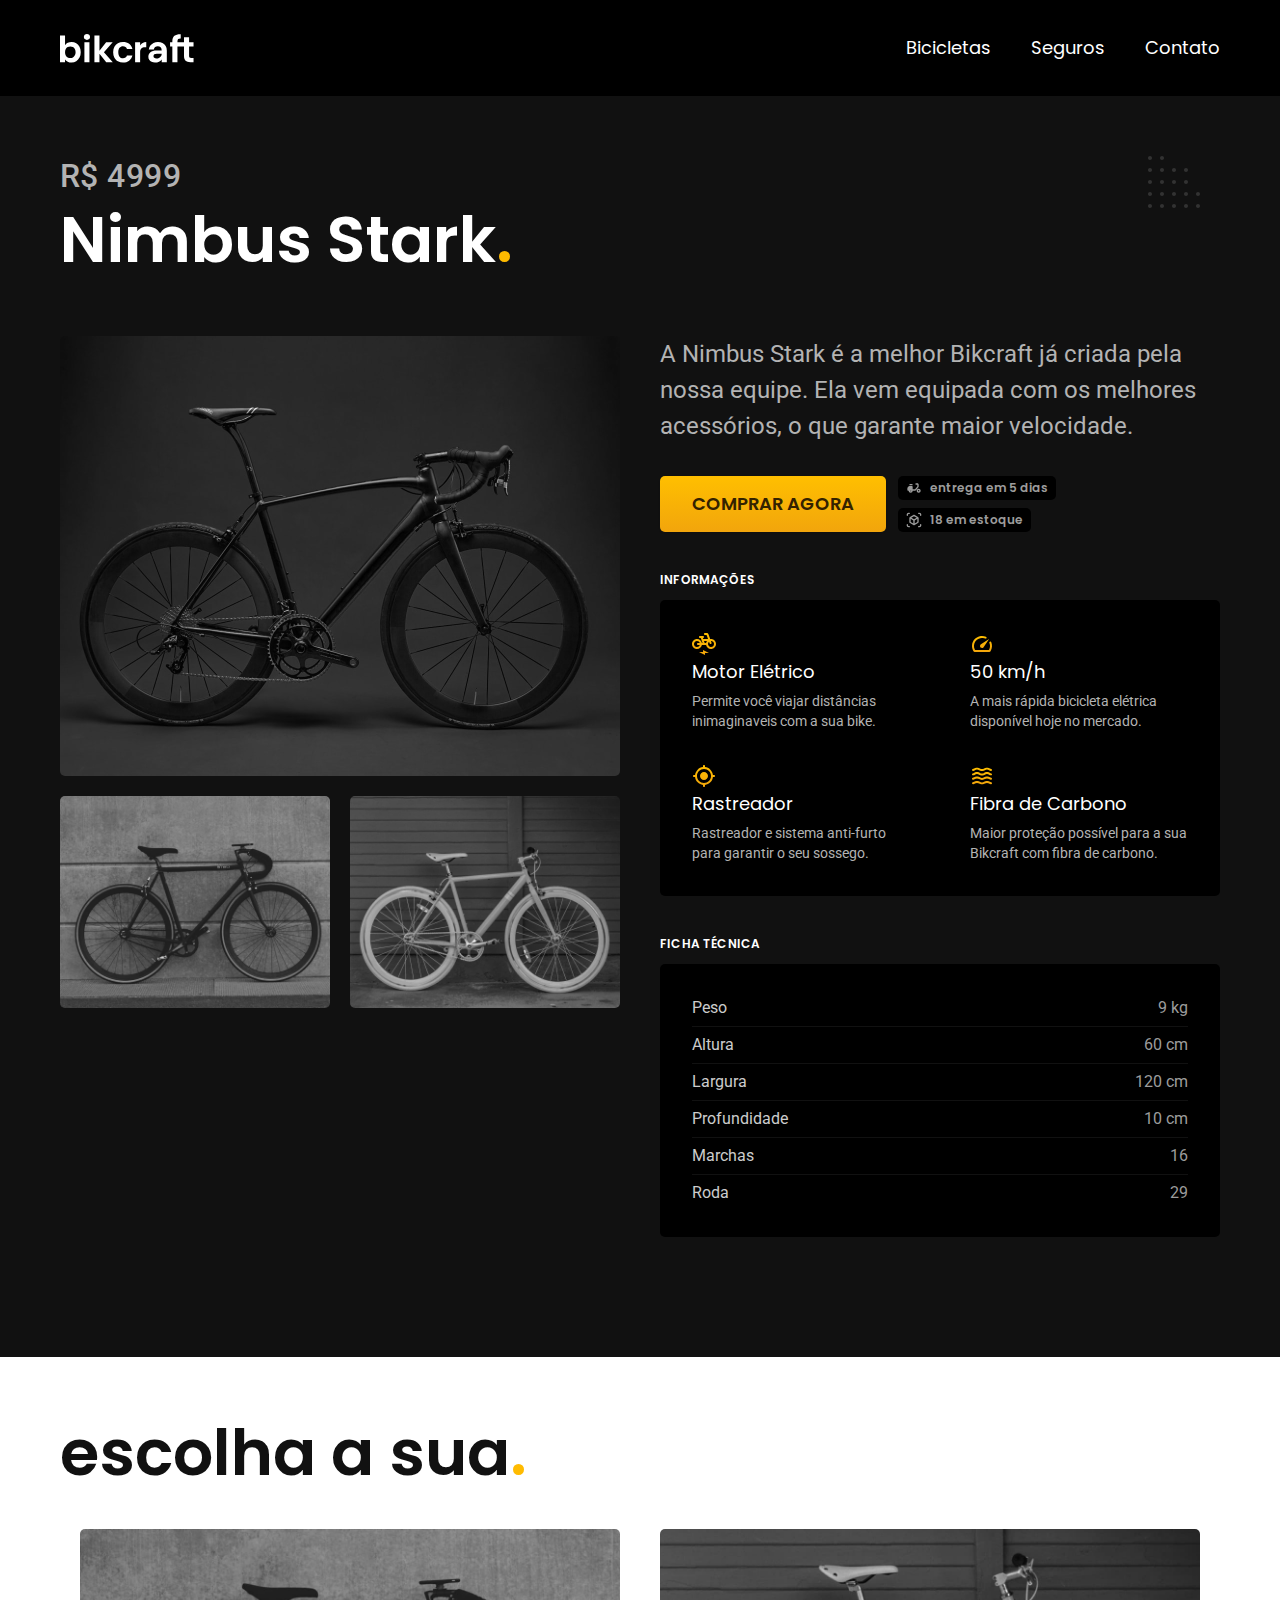
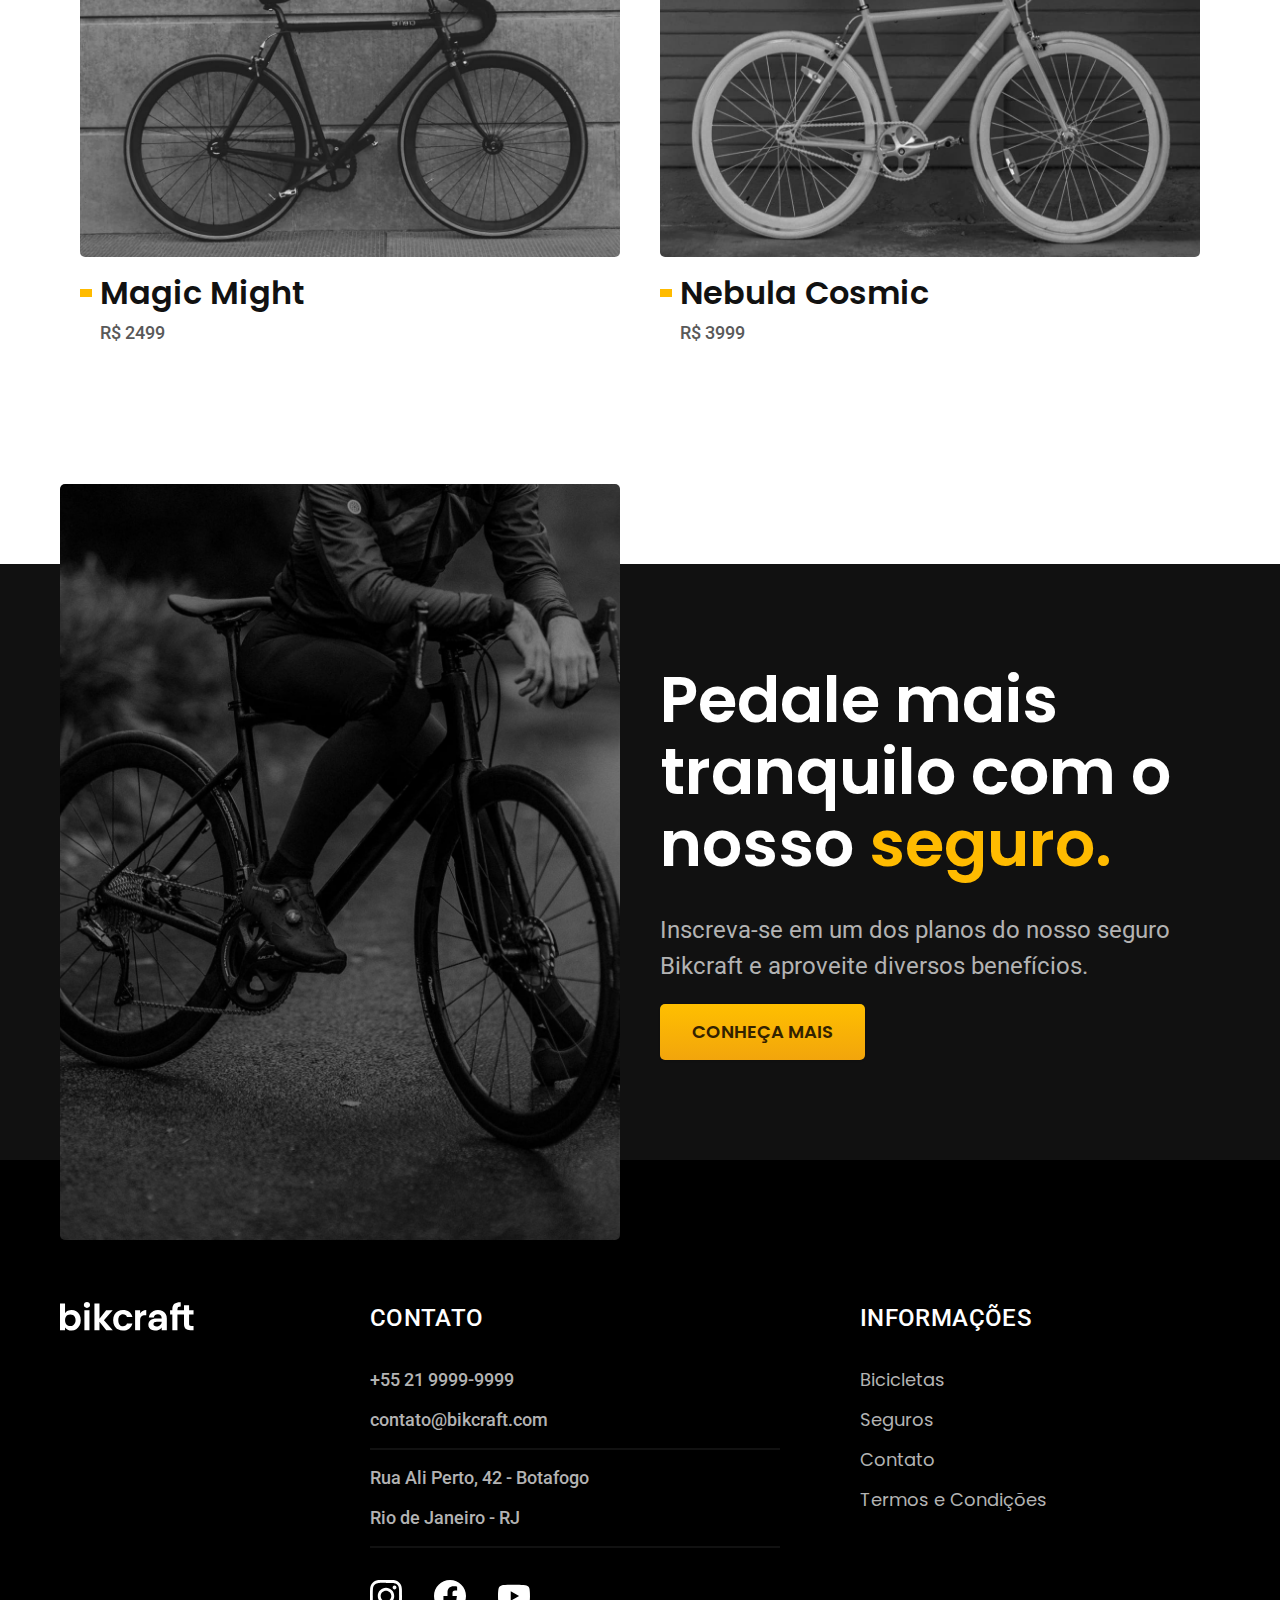
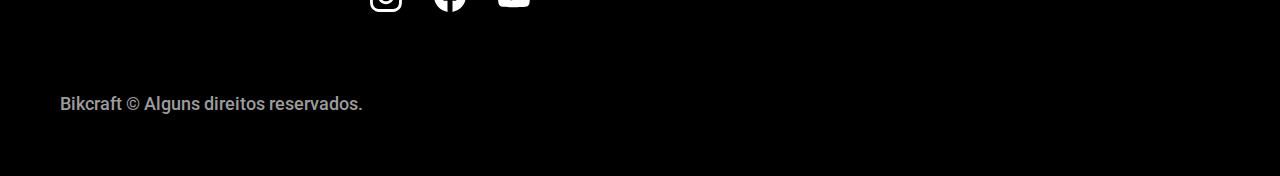
<file: bicicletas/nimbus.html>
<!DOCTYPE html>
<html lang="pt-br">

<head>
  <meta charset="UTF-8">
  <meta name="viewport" content="width=device-width, initial-scale=1.0">

  <title>Nimbus Stark | Bikcraft</title>
  <meta name="description" content="A Nimbus Stark é a melhor Bikcraft já criada pela nossa equipe. Ela vem equipada com os melhores acessórios, o que garante maior velocidade.">

  <link rel="icon" href="../img/favicon.svg" type="image/svg+xml">
  <link rel="preload" href="../css/style.min.css" as="style">
  <link rel="stylesheet" href="../css/style.min.css">

  <link rel="preconnect" href="https://fonts.googleapis.com">
  <link rel="preconnect" href="https://fonts.gstatic.com" crossorigin>
  <link href="https://fonts.googleapis.com/css2?family=Merriweather:ital,wght@1,900&family=Poppins:wght@400;600&family=Roboto:wght@400;500&display=swap" rel="stylesheet">

  <script>document.documentElement.classList.add('js');</script>
</head>

<body id="nimbus">
  <header class="header-bg">
    <div class="container header">
      <a href="../">
        <img src="../img/logo.svg" width="136" height="32" alt="Bikcraft">
      </a>
      <nav aria-label="primaria">
        <ul class="header-menu font-1-m cor-0">
          <li><a href="../bicicletas.html">Bicicletas</a></li>
          <li><a href="../seguros.html">Seguros</a></li>
          <li><a href="../contato.html">Contato</a></li>
        </ul>
      </nav>
    </div>
  </header>
  <main class="titulo-bg">
    <div>
      <div class="titulo container">
        <p class="titulo-termos font-2-xl cor-5">R$ 4999</p>
        <h1 class="font-1-xxl cor-0">Nimbus Stark<span class="cor-p1">.</span></h1>
      </div>
    </div>

    <div class=" bicicleta container">
      <div class="bicicleta-imagens">
        <img src="../img/bicicletas-interno/resize/nimbus1.jpg" width="1120" height="880" alt="Bicicleta preta">
        <img src="../img/bicicletas-interno/resize/nimbus2.jpg" width="1120" height="880" alt="Bicicleta preta">
        <img src="../img/bicicletas-interno/resize/nimbus3.jpg" width="1120" height="880" alt="Bicicleta branca">
      </div>

      <div class="bicicleta-conteudo">
        <p class="font-2-l cor-5">A Nimbus Stark é a melhor Bikcraft já criada pela nossa equipe. Ela vem equipada com os melhores acessórios, o que garante maior velocidade.</p>
        <div class="bicicleta-comprar">
          <a class="botao" href="../orcamento.html?tipo=bikcraft&produto=nimbus">Comprar Agora</a>
          <span class="font-1-xs cor-6"><img src="../img/icones/entrega.svg" width="16" height="16" alt="">entrega em 5 dias</span>
          <span class="font-1-xs cor-6"><img src="../img/icones/estoque.svg" width="16" height="16" alt="">18 em estoque</span>
        </div>

        <h2 class="font-1-xs cor-0">Informações</h2>
        <ul class="bicicleta-informacoes font-2-xs cor-5">
          <li>
            <img src="../img/icones/eletrica.svg" width="24" height="24" alt="">
            <h3 class="font-1-m cor-0">Motor Elétrico</h3>
            <p>Permite você viajar distâncias inimaginaveis com a sua bike.</p>
          </li>
          <li>
            <img src="../img/icones/velocidade.svg" width="24" height="24" alt="">
            <h3 class="font-1-m cor-0">50 km/h</h3>
            <p>A mais rápida bicicleta elétrica disponível hoje no mercado.</p>
          </li>
          <li>
            <img src="../img/icones/rastreador.svg" width="24" height="24" alt="">
            <h3 class="font-1-m cor-0">Rastreador</h3>
            <p>Rastreador e sistema anti-furto para garantir o seu sossego.</p>
          </li>
          <li>
            <img src="../img/icones/carbono.svg" width="24" height="24" alt="">
            <h3 class="font-1-m cor-0">Fibra de Carbono</h3>
            <p>Maior proteção possível para a sua Bikcraft com fibra de carbono.</p>
          </li>
        </ul>

        <h2 class="font-1-xs cor-0">Ficha Técnica</h2>
        <ul class="bicicleta-ficha font-2-s cor-4">
          <li>Peso <span class="cor-6">9 kg</span></li>
          <li>Altura <span class="cor-6">60 cm</span></li>
          <li>Largura <span class="cor-6">120 cm</span></li>
          <li>Profundidade <span class="cor-6">10 cm</span></li>
          <li>Marchas <span class="cor-6">16</span></li>
          <li>Roda <span class="cor-6">29</span></li>
        </ul>
      </div>
    </div>

  </main>

  <article class="bicicletas-lista container">
    <h2 class="font-1-xxl cor-11">escolha a sua<span class="cor-p1">.</span></h1>

      <ul>
        <li>
          <a href="./magic.html">
            <img src="../img/bicicletas/resize/magic.jpg" width="1120" height="680" alt="Bicicleta Magic Might">
            <h3 class="font-1-xl cor-11">Magic Might</h3>
            <span class="font-2-m cor-8">R$ 2499</span>
          </a>
        </li>
        <li>
          <a href="./nebula.html">
            <img src="../img/bicicletas/resize/nebula.jpg" width="1120" height="680" alt="Bicicleta Nebula Cosmic">
            <h3 class="font-1-xl cor-11">Nebula Cosmic</h3>
            <span class="font-2-m cor-8">R$ 3999</span>
          </a>
        </li>
  </article>

  <article class="seguro-bg">
    <div class="seguro container">
      <div class="seguro-imagem">
        <img src="../img/fotos/img-seguros.jpg" width="1320" height="1528" alt="Homem pedalando.">
      </div>
      <div class="seguro-conteudo">
        <h2 class="font-1-xxl cor-0">Pedale mais tranquilo com o nosso <span class="cor-p1">seguro.</span></h2>
        <p class="font-2-l cor-5">Inscreva-se em um dos planos do nosso seguro Bikcraft e aproveite diversos benefícios. </p>
        <a class="botao" href="../seguros.html">Conheça Mais</a>
      </div>
    </div>
  </article>

  <footer class="footer-bg">
    <div class="footer container">
      <img src="../img/logo.svg" width="136" height="32" alt="Bikcraft">
      <div class="footer-contato">
        <h3 class="font-2-l-b cor-0">Contato</h3>
        <ul class="font-2-m cor-5">
          <li><a href="tel:+552199999999">+55 21 9999-9999</a></li>
          <li><a href="mailto:contato@bikcraft.com">contato@bikcraft.com</a></li>
          <li>Rua Ali Perto, 42 - Botafogo</li>
          <li>Rio de Janeiro - RJ</li>
        </ul>
        <div class="footer-redes">
          <a href="../">
            <img src="../img/icones/instagram.svg" width="32" height="32" alt="Instagram">
          </a>
          <a href="../">
            <img src="../img/icones/facebook.svg" width="32" height="32" alt="Facebook">
          </a>
          <a href="../">
            <img src="../img/icones/youtube.svg" width="32" height="32" alt="Youtube">
          </a>
        </div>
      </div>

      <div class="footer-informacoes">
        <h3 class="font-2-l-b cor-0">Informações</h3>
        <nav>
          <ul class="font-1-m cor-5">
            <li><a href="../bicicletas.html">Bicicletas</a></li>
            <li><a href="../seguros.html">Seguros</a></li>
            <li><a href="../contato.html">Contato</a></li>
            <li><a href="../termos.html">Termos e Condições</a></li>
          </ul>
        </nav>
      </div>
      <p class="footer-copy font-2-m cor-6">Bikcraft © Alguns direitos reservados.</p>
    </div>
  </footer>

  <script src="../js/script.js"></script>
</body>

</html>
</file>
<file: css/style.min.css>
body{margin:0;font-family:Arial,Helvetica,sans-serif}blockquote,dd,dt,h1,h2,h3,h4,h5,h6,p,ul{margin:0}ul{padding:0;list-style:none}a{text-decoration:none;color:inherit}img{max-width:100%;height:auto;display:block}img[src$=".jpg"]{border-radius:5px}.header-bg{background-color:var(--cor-12)}.header{display:flex;flex-wrap:wrap;gap:20px;justify-content:space-between;align-items:center;padding-top:20px;padding-bottom:20px}.header-menu{display:flex;gap:40px;flex-wrap:wrap}.header-menu a{padding:16px 0;display:inline-block;position:relative}.header-menu a::after{content:"";display:block;height:2px;width:0;background:var(--cor-0);margin-top:4px;transition:.3s;position:absolute}.header-menu a.ativo::after,.header-menu a:hover::after{width:100%}@media (max-width:800px){.header-menu{gap:20px}.header-menu a{background:var(--cor-11);border-radius:5px;padding:12px 16px}.header-menu a:hover{background-color:var(--cor-10)}.header-menu a::after{display:none}}@media (max-width:400px){.header-menu{gap:12px}.header-menu a{padding:8px 12px}}.footer-bg{background:var(--cor-12)}.footer{padding:60px 20px;display:grid;grid-template-columns:3fr 5fr 4fr;gap:40px}.footer-contato{padding-right:40px}.footer-contato h3{margin-bottom:32px}.footer-contato li:first-child{margin-bottom:16px}.footer-contato li:nth-child(2){padding-bottom:16px;border-bottom:2px solid var(--cor-11)}.footer-contato li:nth-child(3){padding-top:16px;margin-bottom:16px}.footer-contato li:nth-child(4){padding-bottom:16px;border-bottom:2px solid var(--cor-11)}.footer-redes{display:flex;gap:32px;margin-top:32px}.footer-informacoes h3{margin-bottom:32px}.footer-informacoes li{margin-bottom:16px}.footer-copy{grid-column:1/-1;margin-top:40px}.footer a:hover{color:var(--cor-0)}@media (max-width:800px){.footer>img{display:none}.footer{grid-template-columns:1fr 1fr}}@media (max-width:600px){.footer{grid-template-columns:1fr;gap:60px}.footer-contato li{max-width:350px}}.font-1-xxl{font:600 4rem/1.125 Poppins,sans-serif}.font-1-xl{font:600 2rem/1.25 Poppins,sans-serif}.font-1-l{font:400 1.5rem/1.5 Poppins,sans-serif}.font-1-l-b{font:600 1.5rem/1.5 Poppins,sans-serif}.font-1-m{font:400 1.125rem/1.33 Poppins,sans-serif}.font-1-m-b{font:600 1.125rem/1.33 Poppins,sans-serif}.font-1-s{font:400 1rem/1.5 Poppins,sans-serif}.font-1-xs{font:600 0.75rem/1.33 Poppins,sans-serif}.font-1-xs-b{font:600 0.75rem/1.33 Poppins,sans-serif;letter-spacing:.015em;text-transform:uppercase}.font-2-xl{font:500 2rem/1.25 Roboto,sans-serif;letter-spacing:.015em;text-transform:uppercase}.font-2-l{font:400 1.5rem/1.5 Roboto,sans-serif}.font-2-l-b{font:500 1.5rem/1.5 Roboto,sans-serif;letter-spacing:.015em;text-transform:uppercase}.font-2-m{font:500 1.125rem/1.33 Roboto,sans-serif}.font-2-s{font:400 1rem/1.5 Roboto,sans-serif}.font-2-xs{font:400 0.875rem/1.428 Roboto,sans-serif}@media (max-width:1200px){.font-1-xxl{font-size:3rem}.font-2-l,.font-2-l-b{font-size:1.125rem}}@media (max-width:800px){.font-1-xxl{font-size:2rem}.font-1-xl{font-size:1.5rem}}@media (max-width:400px){.font-1-m{font-size:.875rem}}:root{--cor-0:#ffffff;--cor-1:#f7f7f7;--cor-2:#ededed;--cor-3:#dedede;--cor-4:#cccccc;--cor-5:#b3b3b3;--cor-6:#9c9c9c;--cor-7:#707070;--cor-8:#595959;--cor-9:#404040;--cor-10:#2e2e2e;--cor-11:#111111;--cor-12:#000000;--cor-p1:#ffbb00;--cor-p2:#e4a30b;--cor-p3:#a66f00;--cor-p4:#664400;--cor-p5:#332200}.cor-0{color:var(--cor-0)}.cor-1{color:var(--cor-1)}.cor-2{color:var(--cor-2)}.cor-3{color:var(--cor-3)}.cor-4{color:var(--cor-4)}.cor-5{color:var(--cor-5)}.cor-6{color:var(--cor-6)}.cor-7{color:var(--cor-7)}.cor-8{color:var(--cor-8)}.cor-9{color:var(--cor-9)}.cor-10{color:var(--cor-10)}.cor-11{color:var(--cor-11)}.cor-12{color:var(--cor-12)}.cor-p1{color:var(--cor-p1)}.cor-p2{color:var(--cor-p2)}.cor-p3{color:var(--cor-p3)}.cor-p4{color:var(--cor-p4)}.cor-p5{color:var(--cor-p5)}.container{max-width:1200px;box-sizing:border-box;padding-left:20px;padding-right:20px;margin-left:auto;margin-right:auto}.botao{display:inline-block;background:linear-gradient(#ffbf00,#f2a50c);box-shadow:0 1px 2px rgba(0,0,0,.1);border-radius:5px;padding:16px 32px;font-size:1.125rem;line-height:1.33;color:var(--cor-p5);text-transform:uppercase;font-family:Poppins;font-weight:600;max-width:max-content;border:none;cursor:pointer}.botao.seta{display:flex;align-items:center}.botao.seta::after{content:"";display:inline-block;width:18px;height:12px;margin-left:12px;background:url(../img/icones/seta-btn.svg) no-repeat;transition:transform .3s}.botao.seta:hover::after{transform:translateX(4px)}.botao.secundario{background:var(--cor-10);color:var(--cor-4)}.botao.secundario:hover{background:var(--cor-9)}.botao:hover{background:linear-gradient(#ffb60d,#e59317)}@media (max-width:600px){.botao{padding:12px 16px;font-size:1rem}}.link{font-size:1.5rem;line-height:1.5;color:var(--cor-p1);text-transform:uppercase;font-family:Poppins;font-weight:500;display:inline-block}.link::after{content:"";display:block;width:100%;height:4px;background-color:currentColor}.link:hover{color:var(--cor-1)}.titulo-bg{background:var(--cor-11);padding-top:60px;padding-bottom:60px}.titulo{background:url("../img/decorador/top-rigth.svg") no-repeat top 0 right 40px}.titulo p{margin-bottom:8px}@media (max-width:800px){.titulo-bg{padding-top:40px;padding-bottom:40px}.titulo p{font-size:1rem;font-weight:400}}.form{display:grid;grid-template-columns:1fr 1fr;gap:20px}.form label{display:block;font:400 1rem/1.5 Poppins,sans-serif;margin-bottom:4px}.form .col-2{grid-column:span 2}.form input[type=email],.form input[type=text],.form textarea{font:400 1rem/1.5 Roboto,sans-serif;background:var(--cor-1);border:1px solid var(--cor-2);border-radius:5px;padding:12px;width:100%;box-sizing:border-box}.form input[type=email]:focus,.form input[type=text]:focus,.form textarea:focus{outline:0;border:1px solid var(--cor-p1);background:var(--cor-0);box-shadow:0 0 0 2px #fea}@media (max-width:600px){.form{grid-template-columns:1fr}.form .col-2{grid-column:1}}.js .fadeInDown{transform:translate3d(0,-20px,0)}.js .fadeInUp{transform:translate3d(0,20px,0)}.js .fadeInRight{transform:translate3d(20px,0,0)}.js .fadeInLeft{transform:translate3d(-20px,0,0)}.js [data-anime]{opacity:0}.js .anime{opacity:1;transform:none;transition:transform .8s,opacity .8s}.introducao-bg{background:var(--cor-12) url("../img/decorador/bottom-left.svg") no-repeat bottom 160px left 40px;box-shadow:inset 0 -120px var(--cor-0)}.introducao{display:grid;grid-template-columns:1fr 1fr;gap:0 40px}.introducao-conteudo{align-self:end;padding-bottom:200px}.introducao img{width:100%;height:100%;object-fit:cover}.introducao h1{margin-bottom:32px}.introducao p{margin-bottom:20px}@media (max-width:800px){.introducao-bg{padding-top:40px;background-color:var(--cor-11);box-shadow:inset 0 -60px var(--cor-0)}.introducao-conteudo{padding-bottom:0}.introducao{grid-template-columns:1fr;gap:32px}.introducao h1{margin-bottom:16px}.introducao img{height:300px;width:100%}}.bicicletas-lista{padding-top:60px;padding-bottom:120px}.bicicletas-lista h2{margin-bottom:40px}.bicicletas-lista ul{display:flex;gap:40px;padding:0 20px 20px 20px;max-width:1400px;margin-left:auto;margin-right:auto;overflow-x:auto}#bicicleta .bicicletas-lista ul{padding:0 0 20px 0}.bicicletas-lista li{min-width:280px}.bicicletas-lista a{display:block}.bicicletas-lista img{margin-bottom:16px}.bicicletas-lista h3{margin-bottom:8px;display:flex;align-items:center}.bicicletas-lista h3::before{content:"";width:12px;height:8px;display:inline-block;background-color:var(--cor-p1);margin-right:8px}.bicicletas-lista a:hover h3::before{width:24px;transition:width .2s}.bicicletas-lista li span{padding-left:20px}@media (max-width:800px){.bicicletas-lista{padding-bottom:60px}.bicicletas-lista ul{gap:20px}.bicicletas-lista h2{margin-bottom:20px}}.tecnologia-bg{background:var(--cor-11);box-shadow:inset 0 80px var(--cor-0),inset 0 -80px var(--cor-0)}.tecnologia{display:grid;grid-template-columns:1fr 1fr;gap:40px}.tecnologia-vantagens{display:flex;gap:40px}.tecnologia-vantagens h3{margin-bottom:8px;width:max-content}.tecnologia-vantagens img{margin-bottom:8px;width:24px}.tecnologia-imagem img{width:100%;height:100%;object-fit:cover;object-position:left}.tecnologia-conteudo{padding-top:160px;padding-bottom:140px}.tecnologia-avancada{margin-bottom:20px;display:block}.tecnologia-conteudo h2{margin-bottom:32px}.tecnologia-conteudo p{margin-bottom:20px}.tecnologia-conteudo a{margin-bottom:80px}@media (max-width:800px){.tecnologia-bg{box-shadow:none}.tecnologia{grid-template-columns:1fr}.tecnologia-conteudo{padding-top:60px;padding-bottom:60px}.tecnologia-imagem{display:none}.tecnologia-conteudo a{margin-bottom:60px}}@media (max-width:600px){.tecnologia-vantagens{flex-direction:column}}.parceiros{padding-top:60px;padding-bottom:120px}.parceiros h2{margin-bottom:60px}.parceiros ul{padding:0 20px;display:grid;grid-template-columns:1fr 1fr 1fr 1fr;max-width:1400px;margin-left:auto;margin-right:auto}.parceiros li{padding:32px;display:flex;border-left:2px solid var(--cor-2)}.parceiros li img{margin:auto}.parceiros li:first-child,.parceiros li:nth-child(5){border-left:none}.parceiros li:nth-child(n+5){border-top:2px solid var(--cor-2)}@media (max-width:800px){.parceiros{padding-bottom:60px}.parceiros h2{margin-bottom:20px}.parceiros ul{grid-template-columns:1fr 1fr}.parceiros li{padding:20px}.parceiros li:nth-child(odd){border-left:none}.parceiros li:nth-child(n+3){border-top:2px solid var(--cor-2)}}.depoimento{display:grid;grid-template-columns:1fr 1fr;background-color:var(--cor-p1);overflow:hidden}.depoimento-imagem img{width:100%;height:520px;object-fit:cover;border-radius:0}.depoimento-conteudo{align-self:end;padding:40px 40px 80px 80px;background:url("../img/decorador/bottom-rigth-p.svg") no-repeat bottom 40px right 40px}.depoimento-conteudo p{font-family:Merriweather,serif;font-size:2.25rem;line-height:1.33;font-weight:900;font-style:italic;max-width:32ch;margin-bottom:32px;position:relative}.depoimento-conteudo p::before{content:"“";left:-50px;top:-20px}.depoimento-conteudo p::after{content:"”"}.depoimento-conteudo p::after,.depoimento-conteudo p::before{font-size:5rem;color:var(--cor-p2);position:absolute}@media (max-width:800px){.depoimento{grid-template-columns:1fr;text-align:center}.depoimento-conteudo{padding:40px 20px;justify-self:center}.depoimento-conteudo p{font-size:1.5rem}.depoimento-imagem img{height:200px}}@media (max-width:400px){.depoimento-conteudo p{font-size:1.125rem}.depoimento-conteudo p::after,.depoimento-conteudo p::before{font-size:2.5rem}.depoimento-conteudo p::before{left:-20px;top:-10px}.depoimento-conteudo span{font-size:1rem}}.seguros-bg{background:var(--cor-11)}.seguros{padding-top:60px;padding-bottom:60px;display:grid;grid-template-columns:1fr 1fr;gap:40px;align-items:center}.seguros h2{grid-column:1/-1}.seguros-item{background-color:var(--cor-12);padding:32px 32px 32px 60px;border-radius:5px;display:grid;grid-template-columns:1fr auto}.seguros-item ul{grid-column:1/-1;margin-bottom:12px}.seguros-item li{margin-bottom:20px;display:flex;align-items:center;position:relative}.seguros-item li::before{content:"";display:inline-block;width:11px;height:8px;background-image:url(../img/icones/lista.svg);position:absolute;left:-16px}.seguros-item a{display:block;grid-column:1/-1}.seguros-item h3{margin-bottom:40px}.seguros-item span{display:block;text-align:right;grid-column:2}.seguros-interno{padding-bottom:20px}@media (max-width:800px){.seguros{grid-template-columns:1fr}.seguros-interno{padding-bottom:0}}.bicicletas-bg{background:linear-gradient(to right,var(--cor-0) 30%,var(--cor-11) 30%)}.bicicletas{display:grid;grid-template-columns:1fr 1fr;gap:40px;padding-top:60px;padding-bottom:60px;background:url("../img/decorador/top-rigth.svg") no-repeat top 40px right 40px}.bicicletas-conteudo{display:grid;grid-template-columns:1fr auto;align-content:start}.bicicletas a{place-self:end}.bicicletas-imagem{position:relative}.bicicletas-imagem span{background:var(--cor-12);display:inline-block;padding:8px 16px 8px 8px;border-radius:5px 0 0 5px;position:absolute;top:20px;right:0}.bicicletas-conteudo h2{margin-bottom:20px;grid-column:1/-1}.bicicletas-conteudo h2::before{content:"";display:block;width:12px;height:8px;background:var(--cor-p1);margin-bottom:8px}.bicicletas-conteudo p{margin-bottom:32px;grid-column:1/-1}.bicicletas-conteudo ul{display:grid;gap:16px}.bicicletas-conteudo li{display:flex;align-items:center;gap:8px}.bicicletas-conteudo img{width:24px}@media (max-width:800px){.bicicletas-bg{background:var(--cor-11);box-shadow:inset 0 120px var(--cor-0)}.bicicletas{grid-template-columns:1fr;gap:20px;padding-top:40px;padding-bottom:40px}}.vantagens-bg{background:var(--cor-12);padding-top:120px;padding-bottom:120px}.vantagens ul{display:grid;grid-template-columns:repeat(auto-fit,minmax(280px,max-content));gap:40px 80px}.vantagens h2{margin-bottom:60px}.vantagens h3{margin-top:8px;margin-bottom:8px}@media (max-width:800px){.vantagens ul{gap:20px}.vantagens img{width:24px}.vantagens-bg{padding-top:60px;padding-bottom:60px}.vantagens h2{margin-bottom:40px}}.perguntas{padding-top:120px;padding-bottom:120px}.perguntas h2{margin-bottom:60px}.perguntas dl>div{padding:20px;border-radius:4px}.perguntas dl>div:nth-child(odd){background:var(--cor-1)}.perguntas button{display:grid;grid-template-columns:auto 1fr auto;align-items:center;gap:8px;cursor:pointer;border:none;background:0 0;width:100%;text-align:left}.perguntas button::before{content:"";display:inline-block;width:12px;height:8px;background:var(--cor-p1)}.perguntas button::after{content:"";display:inline-block;width:14px;height:6px;background:url(../img/icones/seta-abrir.svg) no-repeat;transition:.3s}.perguntas button:hover::after,.perguntas button[aria-expanded=true]::after{transform:rotate(180deg)}.js .perguntas dd{display:none}.js .perguntas dd.ativa{display:block}.perguntas dd{padding-left:20px;padding-top:16px;max-width:80ch}@media (max-width:800px){.perguntas{padding-top:60px;padding-bottom:60px}.perguntas h2{margin-bottom:40px}}.termos{padding-top:80px;padding-bottom:80px}.termos h2{margin-bottom:20px}.termos p{margin-bottom:24px;max-width:75ch}.termos p:nth-child(4),.termos p:nth-child(6){margin-bottom:40px}.termos p:last-child{margin-bottom:0}@media (max-width:800px){.termos{padding-top:60px}}.bicicleta{display:grid;grid-template-columns:1fr 1fr;align-items:start;gap:40px;padding-top:60px;padding-bottom:60px}.bicicleta-imagens{display:flex;flex-wrap:wrap;gap:20px}.bicicleta-imagens img{display:flex;flex:1;min-width:200px}.bicicleta-imagens img:first-child{min-width:100%}.bicicleta-conteudo>p{margin-bottom:32px}.bicicleta-comprar{display:grid;grid-template-columns:max-content auto;align-items:center;justify-items:start;gap:8px 12px}.bicicleta-comprar a{grid-row:1/-3}.bicicleta-comprar span{display:flex;align-items:center;max-width:max-content;gap:8px;padding:4px 8px;background:var(--cor-12);border-radius:5px}.bicicleta-conteudo h2{text-transform:uppercase;letter-spacing:.015em;margin-bottom:12px;margin-top:40px}.bicicleta-informacoes{display:grid;grid-template-columns:1fr 1fr;gap:32px 60px;padding:32px;background:var(--cor-12);border-radius:5px}.bicicleta-informacoes li h3{margin-top:4px;margin-bottom:8px}.bicicleta-informacoes img{width:24px}.bicicleta-ficha{gap:32px 60px;padding:32px;background:var(--cor-12);border-radius:5px}.bicicleta-ficha li{display:flex;justify-content:space-between;border-bottom:1px solid var(--cor-11);padding-bottom:6px;padding-top:6px}.bicicleta-ficha li:first-child{padding-top:0}.bicicleta-ficha li:last-child{border-bottom:none;padding-bottom:0}@media (max-width:800px){.bicicleta{grid-template-columns:1fr;padding-top:40px;padding-bottom:40px}.bicicleta-imagens{grid-row:2}}@media (max-width:400px){.bicicleta-comprar{grid-template-columns:1fr}.bicicleta-informacoes{grid-template-columns:1fr}}.seguro-bg{background:var(--cor-11);box-shadow:inset 0 80px var(--cor-0),inset 0 -80px var(--cor-12)}.seguro{display:grid;grid-template-columns:1fr 1fr;gap:40px}.seguro img{width:100%;height:100%;object-fit:cover}.seguro-conteudo{padding-top:180px}.seguro-conteudo h2{margin-bottom:32px}.seguro-conteudo p{margin-bottom:20px}.seguro-conteudo a{margin-bottom:180px}@media (max-width:800px){.seguro{grid-template-columns:1fr}.seguro-bg{box-shadow:inset 0 -60px var(--cor-12)}.seguro-conteudo{grid-row:1;padding-top:60px}.seguro-conteudo a{margin-bottom:0}}#contato{background:var(--cor-1)}.contato-bg{background:var(--cor-11);box-shadow:inset 0 -120px var(--cor-1)}.contato-conteudo{background:var(--cor-12) url("../img/decorador/bottom-left.svg") no-repeat bottom 20px left 20px;border-radius:5px 0 0 5px}.contato-conteudo li{display:flex;gap:8px;align-items:center;margin-top:8px}.contato-conteudo li:first-child{margin-top:60px}.contato-conteudo li:nth-child(3),.contato-conteudo li:nth-child(5){margin-bottom:32px}.contato-conteudo li:nth-child(2),.contato-conteudo li:nth-child(3),.contato-conteudo li:nth-child(5){margin-left:28px}.contato-conteudo a:hover{color:var(--cor-0)}.contato-redes{display:flex;gap:32px;margin-left:28px;margin-top:60px}.contato{display:grid;grid-template-columns:5fr 7fr}.contato-conteudo,.contato-formulario{padding:60px}.contato-formulario{background:var(--cor-0) url("../img/decorador/bottom-rigth.svg") no-repeat bottom 20px right 20px;border-radius:0 5px 5px 0;box-shadow:0 1px 2px rgba(0,0,0,.1)}@media (max-width:800px){.contato{grid-template-columns:1fr}.contato-conteudo,.contato-formulario{padding:32px}.contato-conteudo{border-radius:5px 5px 0 0;background:var(--cor-12)}.contato-formulario{border-radius:0 0 5px 5px}.contato-conteudo li:first-child{margin-top:32px}.contato-redes{margin-top:32px}.contato-bg{box-shadow:inset 0 -600px var(--cor-1)}}@media (max-width:600px){.contato-bg{box-shadow:inset 0 -690px var(--cor-1)}}.lojas{display:grid;grid-template-columns:1fr 1fr;gap:60px 40px;padding-top:120px;padding-bottom:120px}.lojas h2{grid-column:1/-1}.lojas-item h3{margin-bottom:20px;display:flex;align-items:center;gap:12px}.lojas-item h3::before{content:"";display:inline-block;width:12px;height:8px;background:var(--cor-p1)}.lojas-dados{display:grid;grid-template-columns:1fr 1fr;margin-bottom:32px;margin-left:24px;gap:12px}.lojas-dados a{display:block}.lojas-item p:last-child{display:flex;align-items:center;gap:8px}.lojas-conteudo{background:var(--cor-0);padding:32px;border-radius:0 0 5px 5px;box-shadow:0 1px 2px rgba(0,0,0,.1)}.lojas img{border-radius:4px 4px 0 0}.lojas-contato a,.lojas-endereco p{border-left:2px solid var(--cor-2);padding-left:12px}@media (max-width:800px){.lojas-dados{grid-template-columns:1fr;gap:32px}}@media (max-width:600px){.lojas{grid-template-columns:1fr;gap:20px;padding-top:60px;padding-bottom:60px}}#orcamento{background:linear-gradient(var(--cor-11) 600px,var(--cor-1) 600px)}.orcamento{display:grid;grid-template-columns:5fr 7fr;padding-bottom:120px}.orcamento h2{text-transform:uppercase;letter-spacing:.015em;display:flex;align-items:center;gap:8px}.orcamento h2::before{content:"";display:inline-block;width:4px;height:8px;background:var(--cor-p1)}.orcamento-dados,.orcamento-produto{padding:60px;box-shadow:0 1px 2px rgba(0,0,0,.1)}.orcamento-dados{background:var(--cor-0) url("../img/decorador/bottom-rigth.svg") no-repeat bottom 20px right 20px;border-radius:0 5px 5px 0}.orcamento-produto{background:var(--cor-12) url("../img/decorador/bottom-left.svg") no-repeat bottom 20px left 20px;border-radius:5px 0 0 5px;display:grid;grid-template-columns:1fr 1fr;align-content:start;gap:20px}.orcamento-produto>*{grid-column:1/-1}.orcamento-produto>label{grid-column:initial}.orcamento-produto label{font:400 1rem/1.5 Poppins,sans-serif;color:var(--cor-4);background-color:var(--cor-10);padding:12px 16px;border-radius:5px;cursor:pointer;border:1px solid var(--cor-10);display:grid;grid-template-columns:auto 1fr auto;align-items:center}.orcamento-produto input:checked+label{background:var(--cor-0);color:var(--cor-11)}.orcamento-produto label::before{content:"";display:inline-block;width:12px;height:12px;border:1px solid var(--cor-6);box-sizing:border-box;border-radius:6px;margin-right:8px}.orcamento-produto input:checked+label::before{border-color:var(--cor-7);box-shadow:inset 0 0 0 3px var(--cor-0),inset 0 0 0 6px var(--cor-7)}.orcamento-produto label:hover{background:var(--cor-9);border-color:var(--cor-9)}.orcamento-produto input:focus+label{box-shadow:0 0 0 2px var(--cor-p1);border-color:var(--cor-12)}.orcamento-produto label span{display:none}.orcamento-produto input:checked+label span{display:initial}.orcamento-produto input[type=radio]{opacity:0;position:absolute;pointer-events:none}.orcamento-conteudo h2,.orcamento-dados h2:nth-of-type(n+2){margin-top:20px}.orcamento-detalhes{display:none;background:var(--cor-0);padding:20px;border-radius:5px;grid-template-columns:1fr 1fr;align-items:center}.orcamento-detalhes li{display:flex;align-items:center;margin-bottom:8px}.orcamento-detalhes li:last-child{margin-bottom:0}.orcamento-detalhes li img{width:16px;margin-right:8px}#bikcraft:checked~#orcamento-bikcraft,#seguro:checked~#orcamento-seguro{display:grid;gap:20px}.orcamento-produto input:checked+label+.orcamento-detalhes{display:grid}.orcamento-conteudo{display:none}@media (max-width:1200px){.orcamento-dados,.orcamento-produto{padding:32px}}@media (max-width:800px){.orcamento{grid-template-columns:1fr}.orcamento-dados{border-radius:0 0 5px 5px}.orcamento-produto{border-radius:5px 5px 0 0;background:var(--cor-12)}}@media (max-width:400px){.orcamento-produto{grid-template-columns:1fr}.orcamento-detalhes{grid-template-columns:1fr;gap:12px}.orcamento-detalhes ul{display:grid;grid-template-columns:1fr 1fr;gap:8px 12px}.orcamento-dados{background:var(--cor-0)}}
</file>
